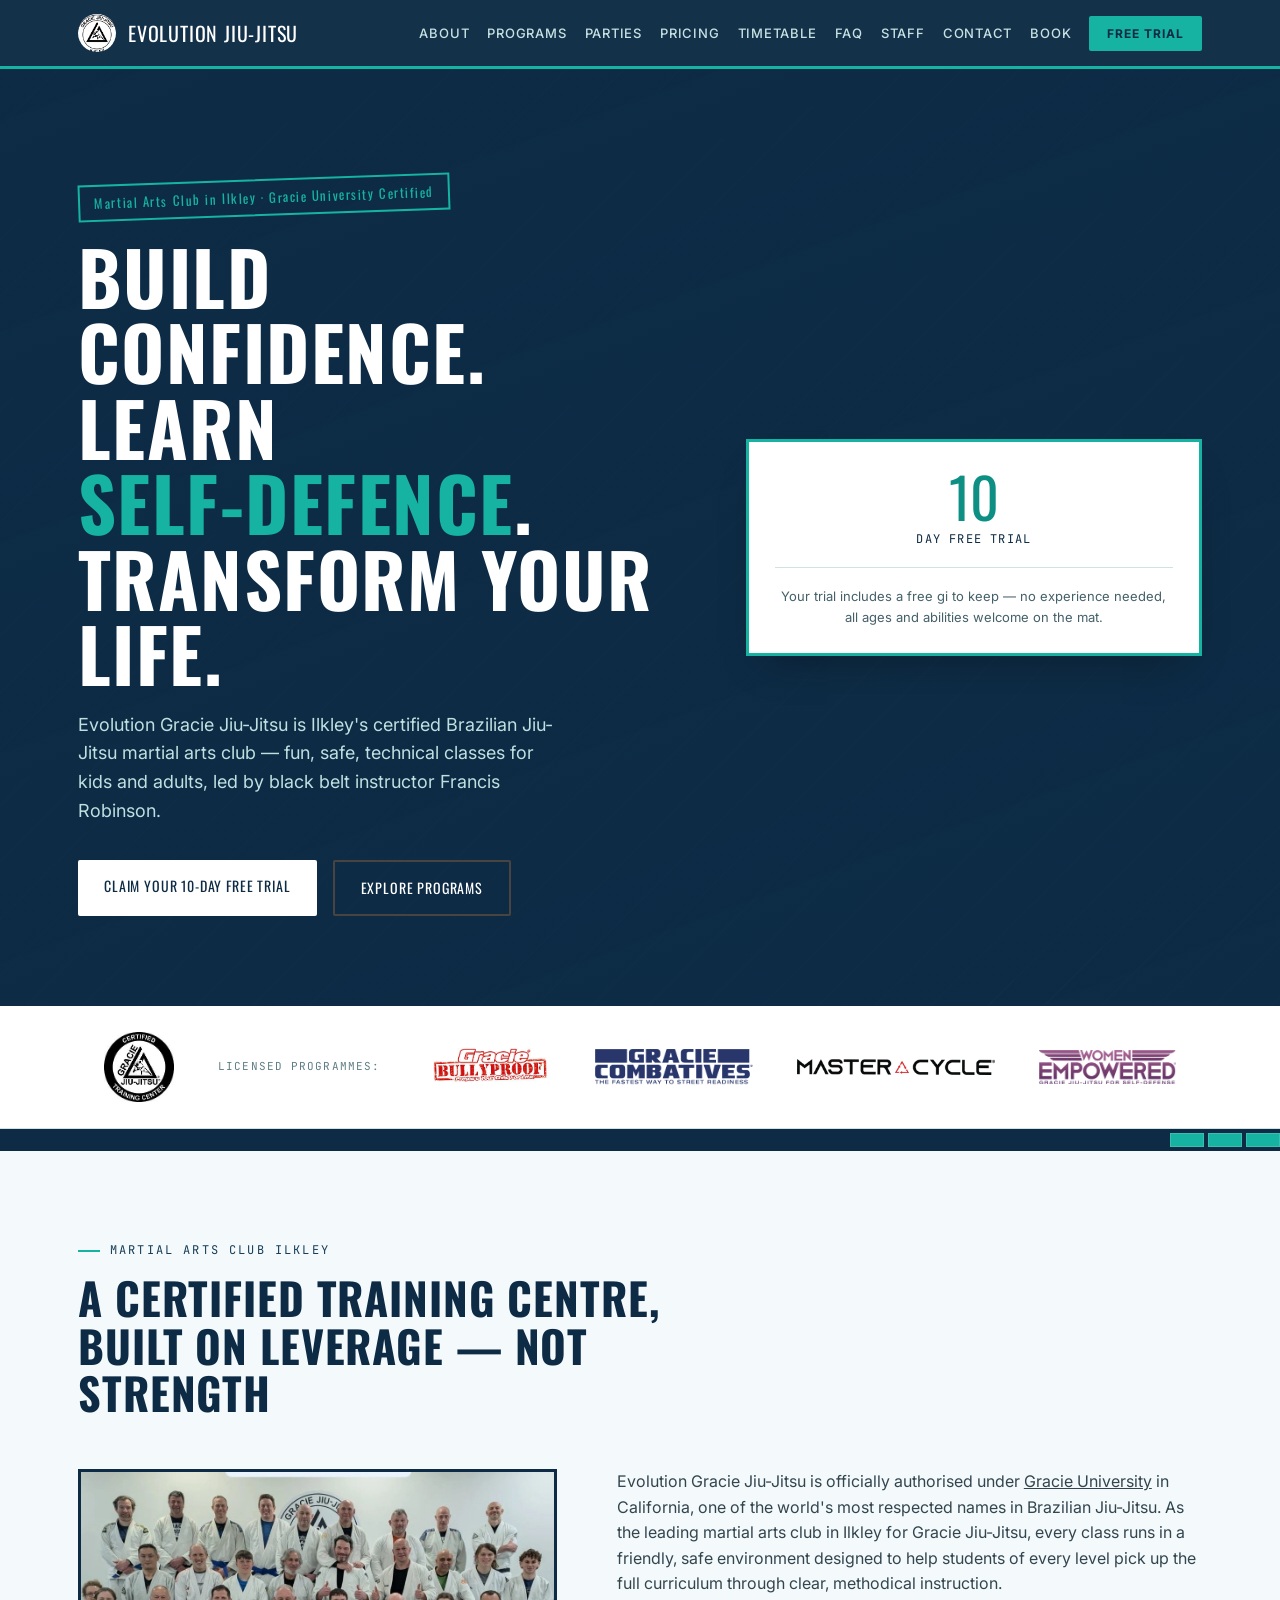
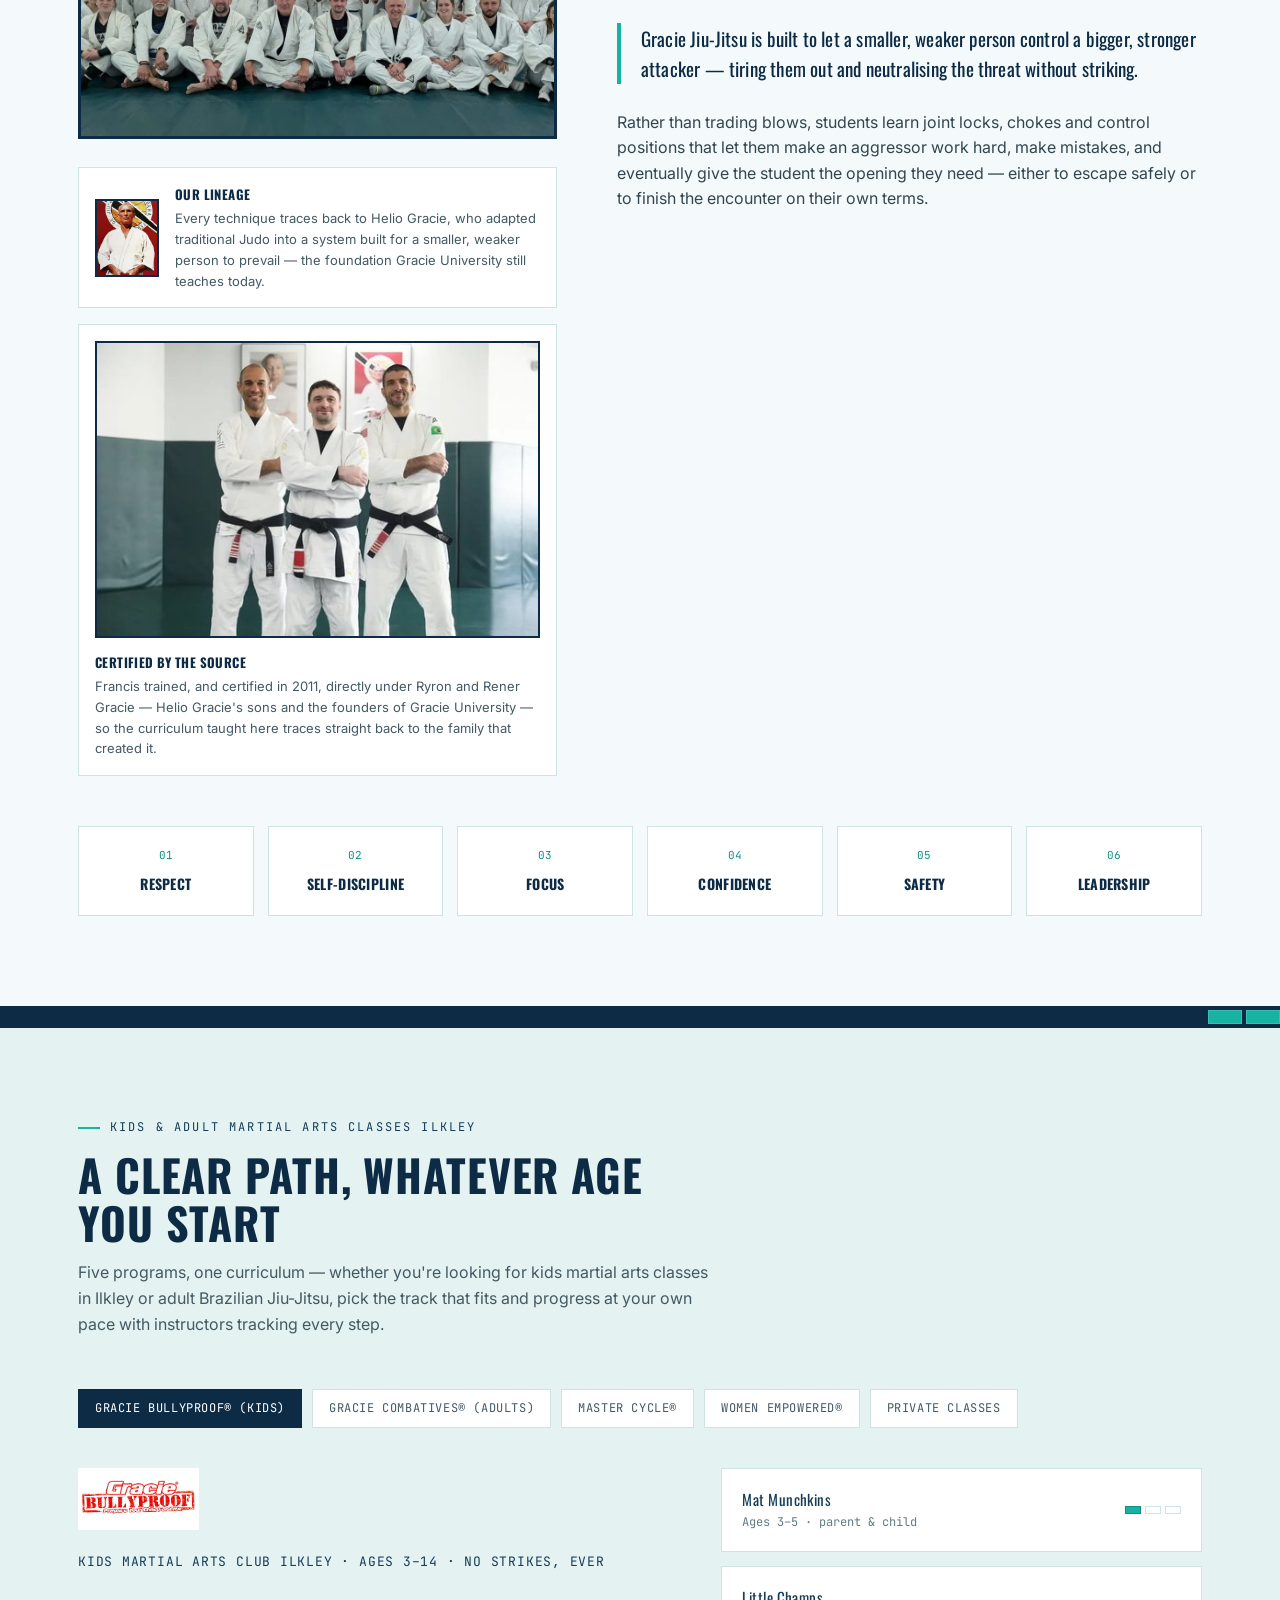
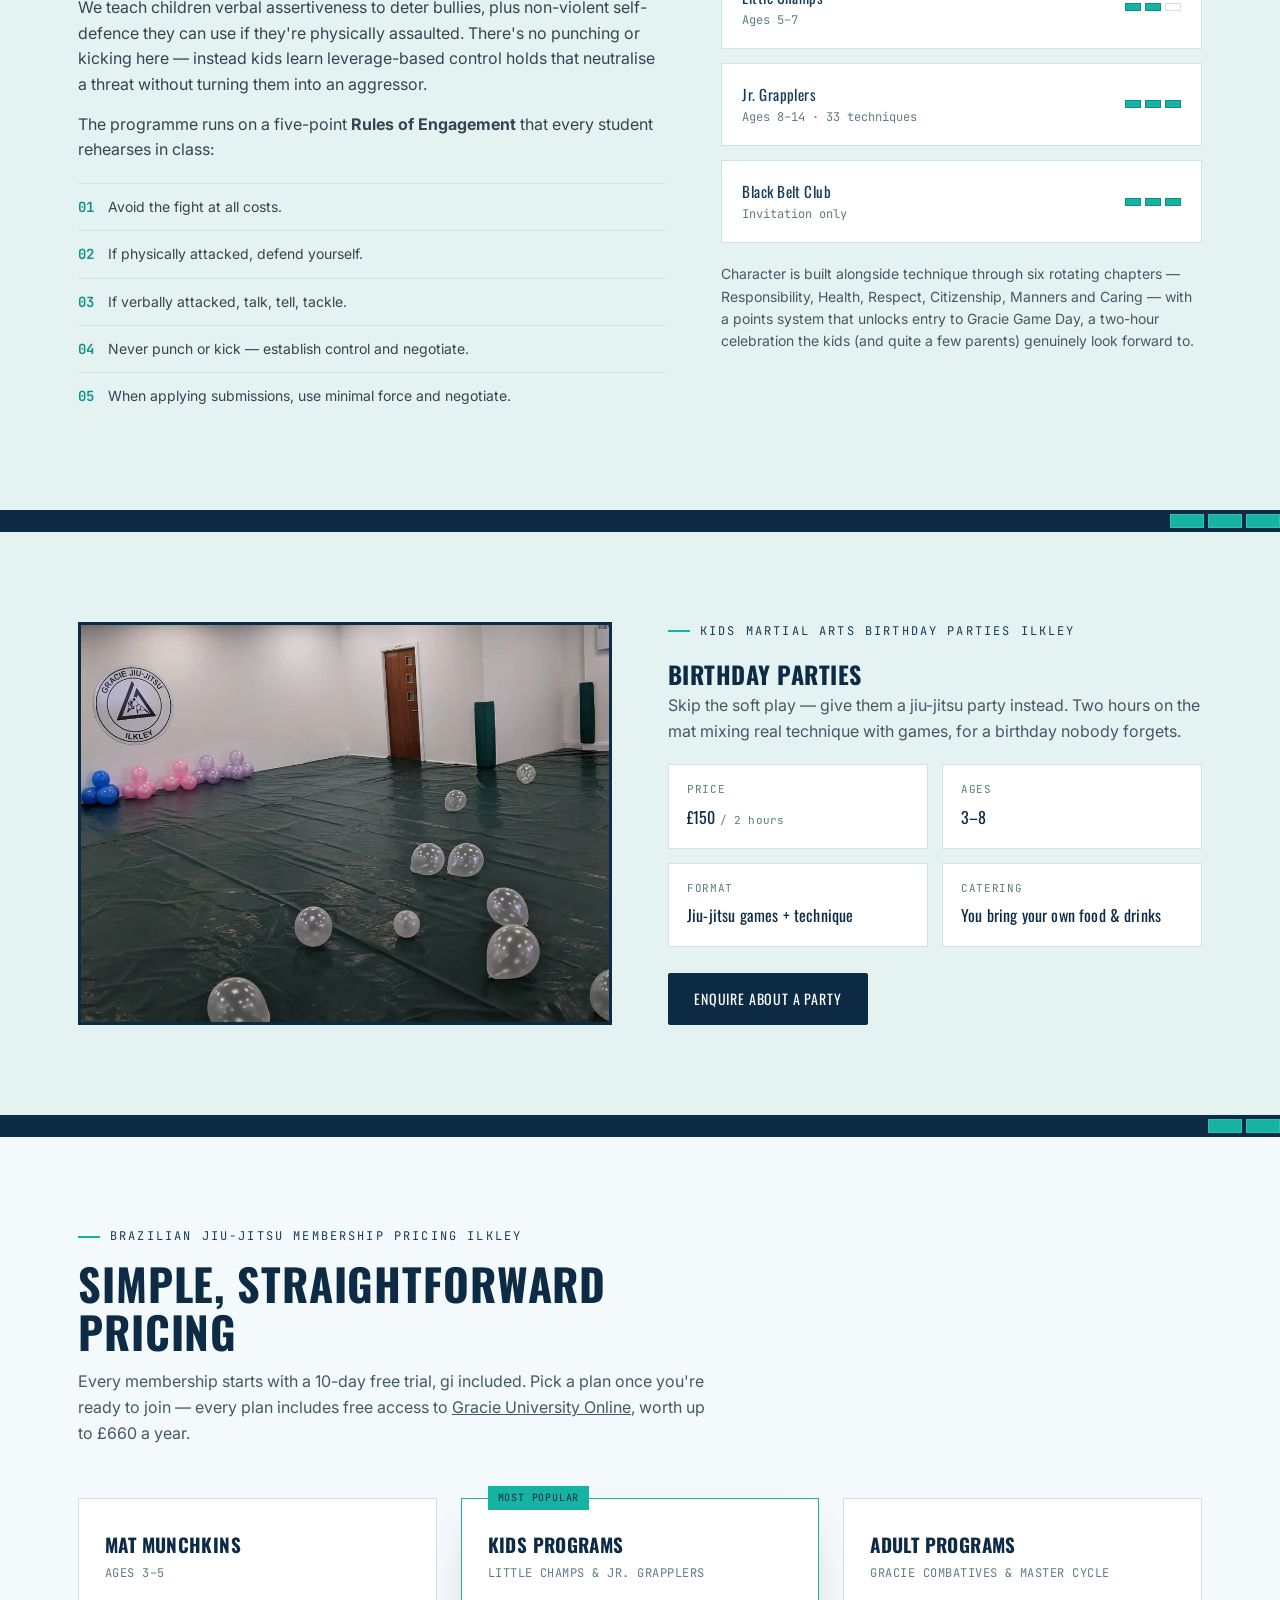
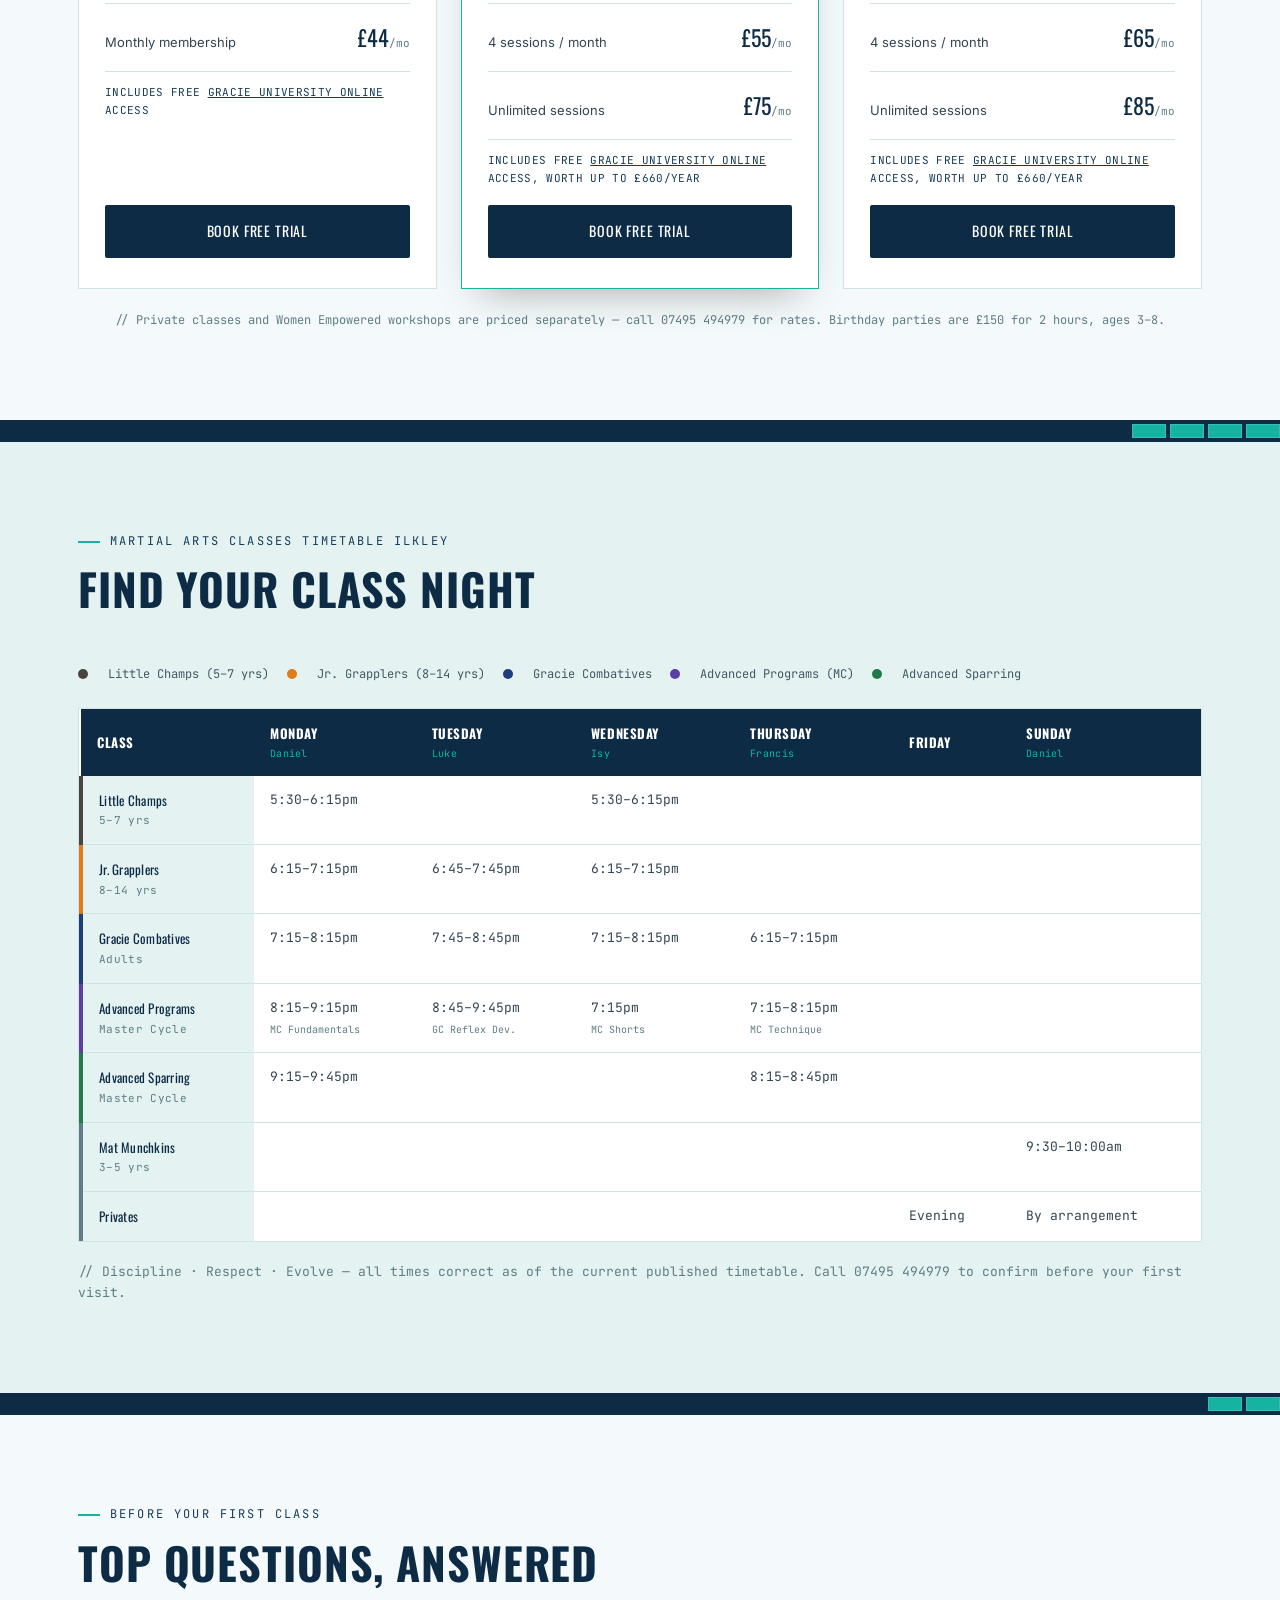
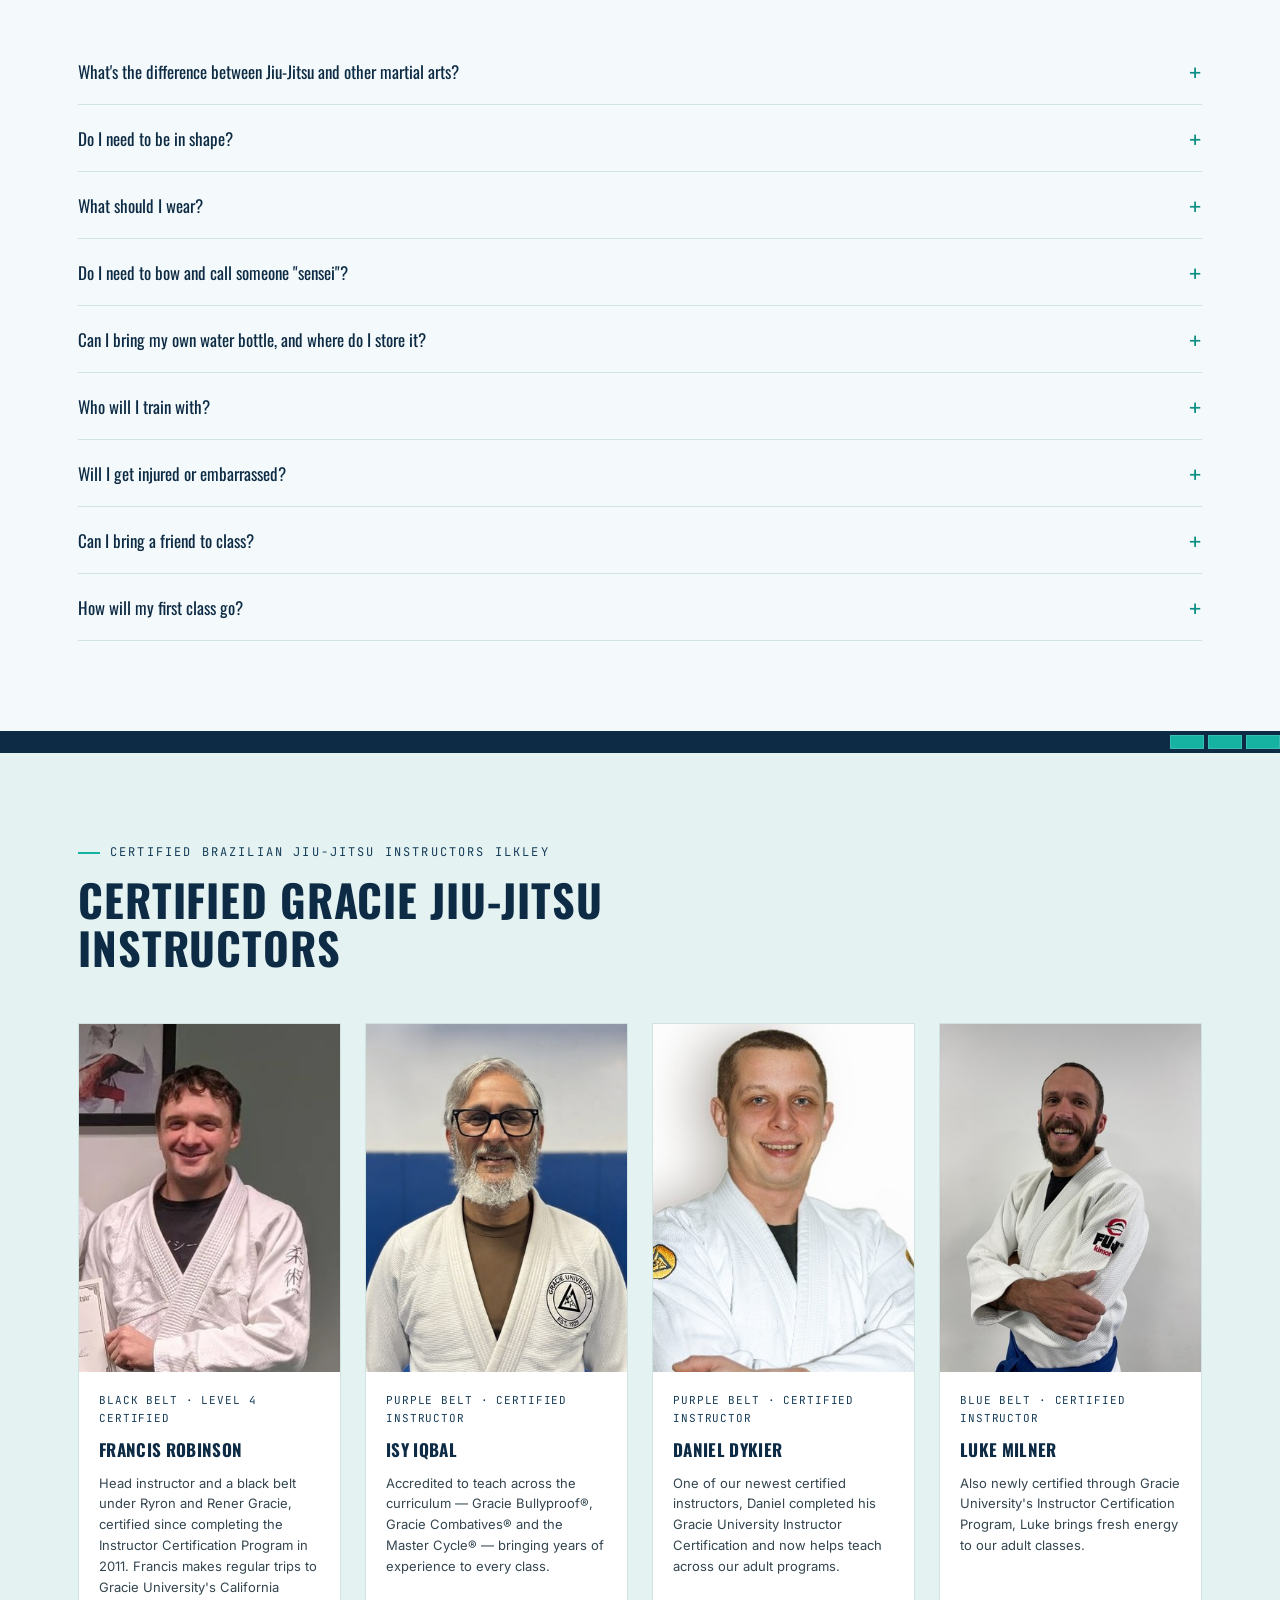
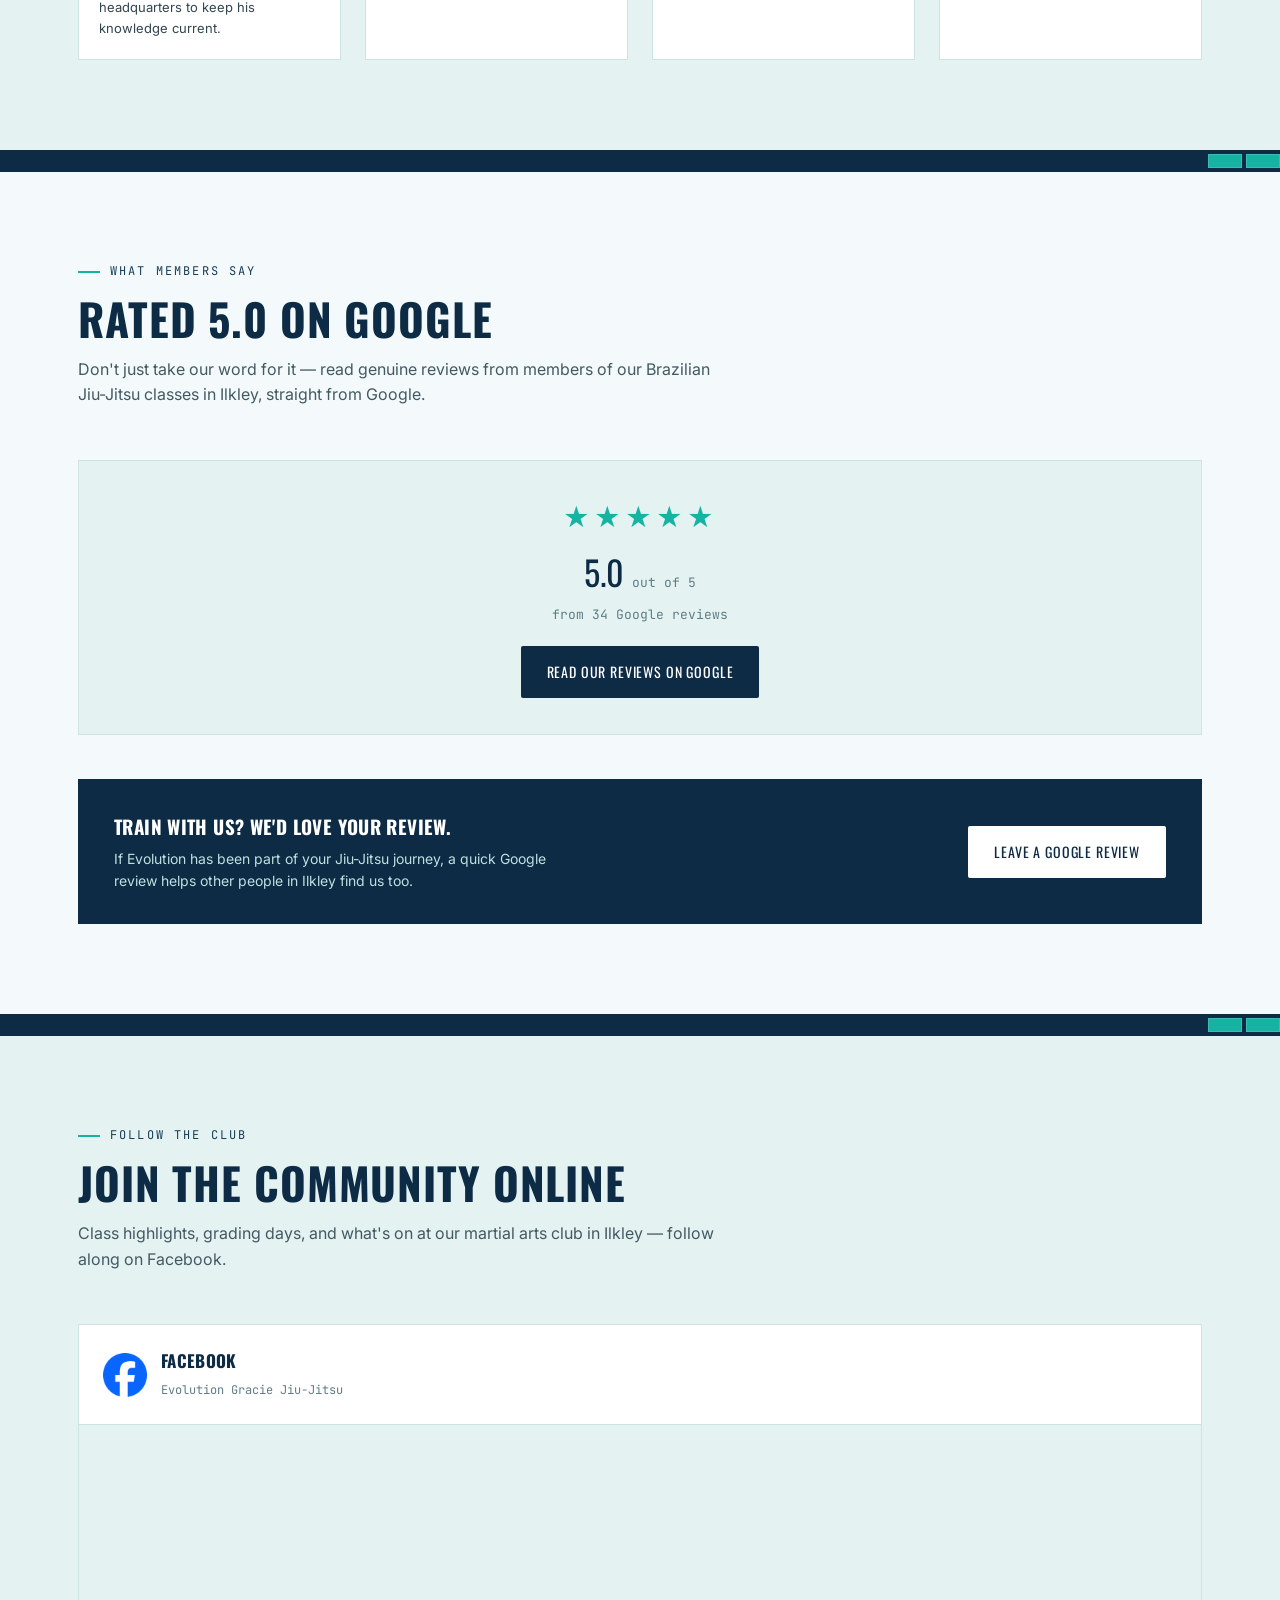
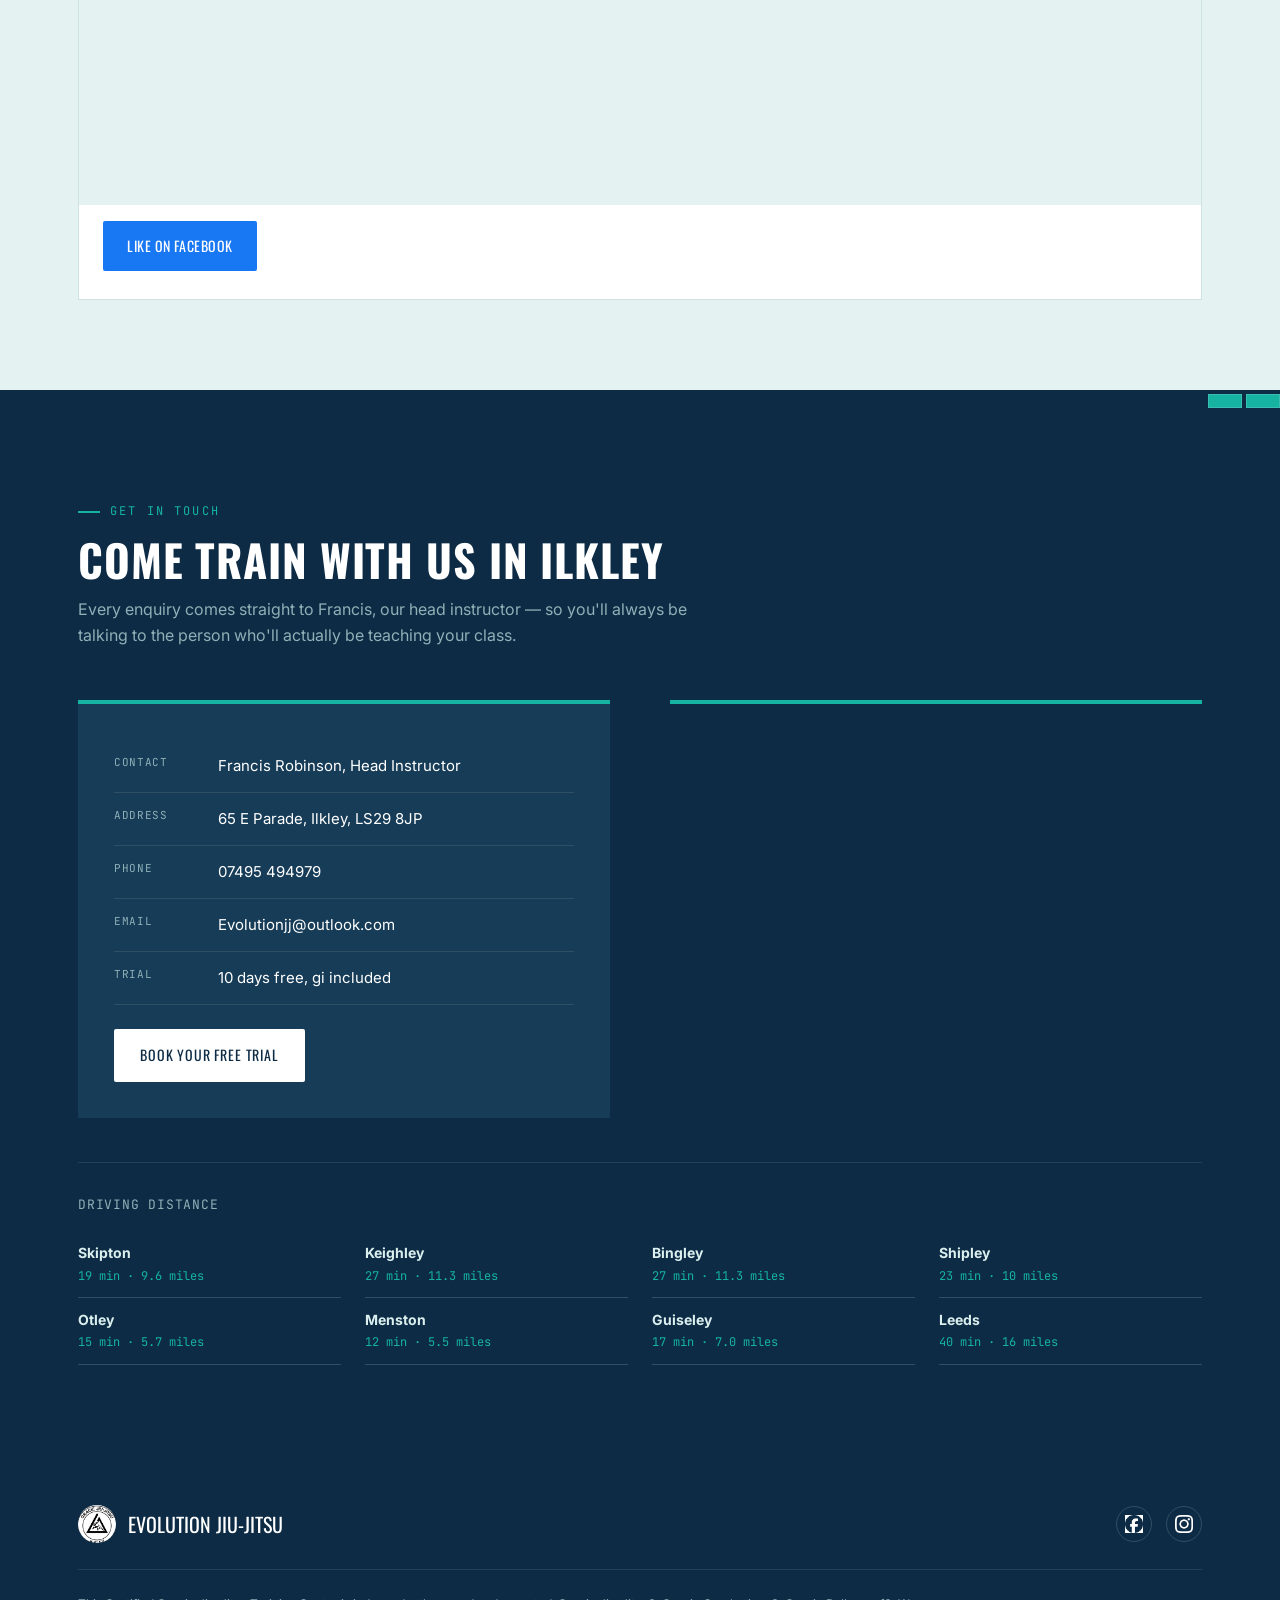
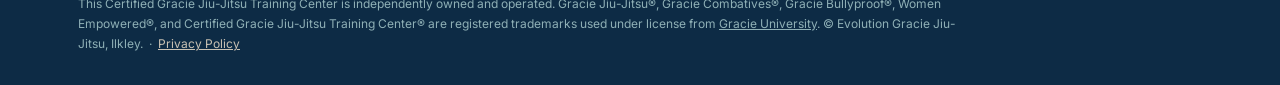
<file: index.html>
<!DOCTYPE html>
<html lang="en-GB">
<head>
<meta charset="UTF-8">
<meta name="viewport" content="width=device-width, initial-scale=1.0">
<title>Evolution Gracie Jiu-Jitsu Ilkley | Martial Arts Club &amp; Brazilian Jiu-Jitsu</title>
<meta name="description" content="Evolution Gracie Jiu-Jitsu is a martial arts club in Ilkley offering Brazilian Jiu-Jitsu for adults and kids martial arts classes. Rated 5.0 on Google. 10-day free trial, gi included.">
<meta name="keywords" content="martial arts club Ilkley, Brazilian Jiu Jitsu Ilkley, kids martial arts classes Ilkley, Gracie Jiu-Jitsu Ilkley, BJJ Ilkley, self defence classes Ilkley, kids martial arts club Ilkley">
<link rel="canonical" href="https://www.evolutiongraciejiujitsu.com/index.html">
<meta property="og:type" content="website">
<meta property="og:title" content="Evolution Gracie Jiu-Jitsu Ilkley | Martial Arts Club &amp; Brazilian Jiu-Jitsu">
<meta property="og:description" content="Evolution Gracie Jiu-Jitsu is a martial arts club in Ilkley offering Brazilian Jiu-Jitsu for adults and kids martial arts classes. Rated 5.0 on Google. 10-day free trial, gi included.">
<meta property="og:locale" content="en_GB">
<meta property="og:site_name" content="Evolution Gracie Jiu-Jitsu">
<meta name="twitter:card" content="summary">
<meta name="geo.region" content="GB-WYK">
<meta name="geo.placename" content="Ilkley">
<link rel="icon" href="favicon.ico" sizes="any">
<link rel="icon" type="image/png" sizes="16x16" href="favicon-16x16.png">
<link rel="icon" type="image/png" sizes="32x32" href="favicon-32x32.png">
<link rel="icon" type="image/png" sizes="48x48" href="favicon-48x48.png">
<link rel="apple-touch-icon" sizes="180x180" href="apple-touch-icon.png">
<link rel="preconnect" href="https://fonts.googleapis.com">
<link rel="preconnect" href="https://fonts.gstatic.com" crossorigin>
<link href="https://fonts.googleapis.com/css2?family=Oswald:wght@400;500;600;700&family=Inter:wght@400;500;600;700;800&family=JetBrains+Mono:wght@400;500;600&display=swap" rel="stylesheet">
<link rel="stylesheet" href="styles.css">
<script type="application/ld+json">
{
  "@context": "https://schema.org",
  "@type": "SportsActivityLocation",
  "name": "Evolution Gracie Jiu-Jitsu",
  "alternateName": "Evolution Gracie Jiu-Jitsu Ilkley - Martial Arts Club",
  "description": "Certified Gracie University Brazilian Jiu-Jitsu martial arts club in Ilkley offering kids martial arts classes, adult BJJ, self-defence and birthday parties.",
  "url": "https://www.evolutiongraciejiujitsu.com/",
  "telephone": "+447495494979",
  "priceRange": "£30-£85",
  "image": "https://www.evolutiongraciejiujitsu.com/images/martial-arts-club-ilkley-brazilian-jiu-jitsu-class.jpg",
  "address": {
    "@type": "PostalAddress",
    "streetAddress": "65 E Parade",
    "addressLocality": "Ilkley",
    "postalCode": "LS29 8JP",
    "addressCountry": "GB"
  },
  "geo": {
    "@type": "GeoCoordinates",
    "latitude": 53.9266078,
    "longitude": -1.8174344
  },
  "sameAs": [
    "https://www.facebook.com/EvolutionGracieJiuJitsu/",
    "https://www.instagram.com/evolutiongjj/"
  ],
  "aggregateRating": {
    "@type": "AggregateRating",
    "ratingValue": "5.0",
    "reviewCount": "34"
  }
}
</script>
</head>
<body>

<header>
  <div class="nav">
    <a href="index.html" class="brand"><img src="images/gracie-jiu-jitsu-ilkley-club-logo.png" alt="Gracie Jiu-Jitsu Ilkley club logo" class="brand-logo" width="38" height="38">EVOLUTION JIU-JITSU</a>
    <nav>
      <ul id="navlinks">
        <li><a href="index.html#about">About</a></li>
        <li><a href="index.html#programs">Programs</a></li>
        <li><a href="index.html#parties">Parties</a></li>
        <li><a href="index.html#pricing">Pricing</a></li>
        <li><a href="index.html#timetable">Timetable</a></li>
        <li><a href="index.html#faq">FAQ</a></li>
        <li><a href="index.html#staff">Staff</a></li>
        <li><a href="index.html#contact">Contact</a></li>
        <li><a href="book.html">Book</a></li>
        <li><a class="nav-cta" href="book.html">Free Trial</a></li>
      </ul>
    </nav>
    <button class="burger" id="burgerBtn">&#9776;</button>
  </div>
</header>


<section class="hero">
  <div class="wrap">
    <div>
      <div class="stamp">Martial Arts Club in Ilkley &middot; Gracie University Certified</div>
      <h1>Build confidence.<br>Learn <span>self&#8209;defence</span>.<br>Transform your life.</h1>
      <p class="lede">Evolution Gracie Jiu-Jitsu is Ilkley's certified Brazilian Jiu-Jitsu martial arts club &mdash; fun, safe, technical classes for kids and adults, led by black belt instructor Francis Robinson.</p>
      <div class="btn-row">
        <a class="btn btn-invert" href="book.html">Claim Your 10-Day Free Trial</a>
        <a class="btn btn-ghost" href="#programs">Explore Programs</a>
      </div>
    </div>
    <div class="hero-badge">
      <div class="num">10</div>
      <div class="lbl">Day Free Trial</div>
      <hr>
      <p>Your trial includes a free gi to keep &mdash; no experience needed, all ages and abilities welcome on the mat.</p>
    </div>
  </div>
</section>

<div class="trust-strip">
  <div class="wrap trust-row">
    <img src="images/certified-gracie-jiu-jitsu-training-center-ilkley.jpg" alt="Certified Gracie Jiu-Jitsu Training Center Ilkley badge" class="badge-img">
    <span class="trust-label">Licensed programmes:</span>
    <img src="images/gracie-bullyproof-kids-martial-arts-ilkley.jpeg" alt="Gracie Bullyproof kids martial arts programme Ilkley" class="logo-bullyproof">
    <img src="images/gracie-combatives-adult-jiu-jitsu-classes-ilkley.png" alt="Gracie Combatives adult Brazilian Jiu-Jitsu programme Ilkley" class="logo-combatives">
    <img src="images/master-cycle-advanced-brazilian-jiu-jitsu-ilkley.png" alt="Master Cycle advanced Brazilian Jiu-Jitsu programme Ilkley" class="logo-mastercycle">
    <img src="images/women-empowered-self-defence-classes-ilkley.png" alt="Women Empowered self-defence classes Ilkley" class="logo-women">
  </div>
</div>

<div class="belt"><div class="belt-cap"></div><div class="belt-stripe"></div><div class="belt-stripe"></div><div class="belt-stripe"></div></div>

<section id="about">
  <div class="wrap">
    <div class="section-head">
      <div class="eyebrow">Martial Arts Club Ilkley</div>
      <h2>A certified training centre, built on leverage &mdash; not strength</h2>
    </div>
    <div class="about-grid">
      <div>
        <img class="club" src="images/martial-arts-club-ilkley-brazilian-jiu-jitsu-class.jpg" alt="Kids and adults training Brazilian Jiu-Jitsu at Evolution, a martial arts club in Ilkley">
        <div class="lineage">
          <img src="images/helio-gracie-founder-of-brazilian-jiu-jitsu.jpg" alt="Helio Gracie, founder of Brazilian Jiu-Jitsu">
          <p><b>Our Lineage</b>Every technique traces back to Helio Gracie, who adapted traditional Judo into a system built for a smaller, weaker person to prevail &mdash; the foundation Gracie University still teaches today.</p>
        </div>
        <div class="lineage-photo">
          <img src="images/francis-certified-by-ryron-rener-gracie-ilkley.jpg" alt="Francis Robinson with Ryron and Rener Gracie, sons of Helio Gracie and founders of Gracie University">
          <p><b>Certified By The Source</b>Francis trained, and certified in 2011, directly under Ryron and Rener Gracie &mdash; Helio Gracie's sons and the founders of Gracie University &mdash; so the curriculum taught here traces straight back to the family that created it.</p>
        </div>
      </div>
      <div>
        <p>Evolution Gracie Jiu-Jitsu is officially authorised under <a href="https://www.gracieuniversity.com/" target="_blank" rel="noopener" style="color:inherit;text-decoration:underline;">Gracie University</a> in California, one of the world's most respected names in Brazilian Jiu-Jitsu. As the leading martial arts club in Ilkley for Gracie Jiu-Jitsu, every class runs in a friendly, safe environment designed to help students of every level pick up the full curriculum through clear, methodical instruction.</p>
        <div class="quote-block">Gracie Jiu-Jitsu is built to let a smaller, weaker person control a bigger, stronger attacker &mdash; tiring them out and neutralising the threat without striking.</div>
        <p>Rather than trading blows, students learn joint locks, chokes and control positions that let them make an aggressor work hard, make mistakes, and eventually give the student the opening they need &mdash; either to escape safely or to finish the encounter on their own terms.</p>
      </div>
    </div>

    <div class="benefits">
      <div class="benefit-card"><div class="n">01</div><h4>Respect</h4></div>
      <div class="benefit-card"><div class="n">02</div><h4>Self-Discipline</h4></div>
      <div class="benefit-card"><div class="n">03</div><h4>Focus</h4></div>
      <div class="benefit-card"><div class="n">04</div><h4>Confidence</h4></div>
      <div class="benefit-card"><div class="n">05</div><h4>Safety</h4></div>
      <div class="benefit-card"><div class="n">06</div><h4>Leadership</h4></div>
    </div>
  </div>
</section>

<div class="belt"><div class="belt-cap"></div><div class="belt-stripe"></div><div class="belt-stripe"></div></div>

<section id="programs" class="bg-tint">
  <div class="wrap">
    <div class="section-head">
      <div class="eyebrow">Kids &amp; Adult Martial Arts Classes Ilkley</div>
      <h2>A clear path, whatever age you start</h2>
      <p>Five programs, one curriculum &mdash; whether you're looking for kids martial arts classes in Ilkley or adult Brazilian Jiu-Jitsu, pick the track that fits and progress at your own pace with instructors tracking every step.</p>
    </div>

    <div class="program-tabs">
      <div class="program-tab active" data-tab="kids">Gracie Bullyproof&reg; (Kids)</div>
      <div class="program-tab" data-tab="combatives">Gracie Combatives&reg; (Adults)</div>
      <div class="program-tab" data-tab="master">Master Cycle&reg;</div>
      <div class="program-tab" data-tab="women">Women Empowered&reg;</div>
      <div class="program-tab" data-tab="private">Private Classes</div>
    </div>

    <div class="program-panel active" id="panel-kids">
      <div class="program-layout">
        <div>
          <img class="program-logo tall logo-bullyproof" src="images/gracie-bullyproof-kids-martial-arts-ilkley.jpeg" alt="Gracie Bullyproof logo">
          <span class="program-tagline">Kids Martial Arts Club Ilkley &middot; Ages 3&ndash;14 &middot; No strikes, ever</span>
          <p>We teach children verbal assertiveness to deter bullies, plus non-violent self-defence they can use if they're physically assaulted. There's no punching or kicking here &mdash; instead kids learn leverage-based control holds that neutralise a threat without turning them into an aggressor.</p>
          <p>The programme runs on a five-point <strong>Rules of Engagement</strong> that every student rehearses in class:</p>
          <ul class="rule-list">
            <li><span class="rn">01</span> Avoid the fight at all costs.</li>
            <li><span class="rn">02</span> If physically attacked, defend yourself.</li>
            <li><span class="rn">03</span> If verbally attacked, talk, tell, tackle.</li>
            <li><span class="rn">04</span> Never punch or kick &mdash; establish control and negotiate.</li>
            <li><span class="rn">05</span> When applying submissions, use minimal force and negotiate.</li>
          </ul>
        </div>
        <div>
          <div class="age-grid">
            <div class="age-card">
              <div><div class="age-name">Mat Munchkins</div><div class="age-range">Ages 3&ndash;5 &middot; parent &amp; child</div></div>
              <div class="stripes"><div class="stripe"></div><div class="stripe off"></div><div class="stripe off"></div></div>
            </div>
            <div class="age-card">
              <div><div class="age-name">Little Champs</div><div class="age-range">Ages 5&ndash;7</div></div>
              <div class="stripes"><div class="stripe"></div><div class="stripe"></div><div class="stripe off"></div></div>
            </div>
            <div class="age-card">
              <div><div class="age-name">Jr. Grapplers</div><div class="age-range">Ages 8&ndash;14 &middot; 33 techniques</div></div>
              <div class="stripes"><div class="stripe"></div><div class="stripe"></div><div class="stripe"></div></div>
            </div>
            <div class="age-card">
              <div><div class="age-name">Black Belt Club</div><div class="age-range">Invitation only</div></div>
              <div class="stripes"><div class="stripe"></div><div class="stripe"></div><div class="stripe"></div></div>
            </div>
          </div>
          <p style="margin-top:20px;font-size:14px;color:#435963;">Character is built alongside technique through six rotating chapters &mdash; Responsibility, Health, Respect, Citizenship, Manners and Caring &mdash; with a points system that unlocks entry to Gracie Game Day, a two-hour celebration the kids (and quite a few parents) genuinely look forward to.</p>
        </div>
      </div>
    </div>

    <div class="program-panel" id="panel-combatives">
      <div class="program-layout">
        <div>
          <img class="program-logo logo-combatives" src="images/gracie-combatives-adult-jiu-jitsu-classes-ilkley.png" alt="Gracie Combatives logo">
          <span class="program-tagline">Adult Brazilian Jiu-Jitsu Ilkley &middot; Beginner program &middot; no experience required</span>
          <p>Gracie Jiu-Jitsu spans hundreds of techniques, but Gracie Family research into real fights found that 36 of them account for the vast majority of successful outcomes. Combatives is entirely dedicated to mastering those 36 &mdash; one standing and one ground technique per hour-long lesson, broken into simple, repeatable drills.</p>
          <p>There's no sparring in this program and no prerequisites &mdash; every class welcomes complete beginners, regardless of age, gender or fitness level.</p>
        </div>
        <div class="step-list">
          <div class="step"><div class="sn">1</div><div><h4>Learn the techniques</h4><p>23 one-hour classes covering all 36 core moves, in any order, tracked on your attendance card.</p></div></div>
          <div class="step"><div class="sn">2</div><div><h4>Develop your reflexes</h4><p>Complete each lesson twice, then move into Reflex Development classes to combine techniques live.</p></div></div>
          <div class="step"><div class="sn">3</div><div><h4>Earn your belt</h4><p>Three passes of the curriculum plus 12 Reflex Development classes qualify you for the belt test.</p></div></div>
        </div>
      </div>
    </div>

    <div class="program-panel" id="panel-master">
      <div class="program-layout">
        <div>
          <img class="program-logo logo-mastercycle" src="images/master-cycle-advanced-brazilian-jiu-jitsu-ilkley.png" alt="Master Cycle logo">
          <span class="program-tagline">Advanced program &middot; Combatives belt or higher</span>
          <p>Once you've earned your Combatives belt, the Master Cycle takes you the rest of the way to black belt &mdash; hundreds of advanced techniques organised into seven positional chapters, each studied for several months before moving on.</p>
          <div class="chapter-tags">
            <span class="chapter-tag">Mount</span>
            <span class="chapter-tag">Side Mount</span>
            <span class="chapter-tag">Guard</span>
            <span class="chapter-tag">Half Guard</span>
            <span class="chapter-tag">Back Mount</span>
            <span class="chapter-tag">Leg Locks</span>
            <span class="chapter-tag">Standing</span>
          </div>
        </div>
        <div>
          <ul class="benefit-list">
            <li>15&ndash;20 minute review and warm-up every session</li>
            <li>2&ndash;3 new techniques taught per class with cooperative drilling</li>
            <li>Optional, fully voluntary focus sparring to test skills safely</li>
            <li>Free Gracie University Online subscription for 24/7 video study</li>
            <li>Train free at any Certified Training Centre worldwide</li>
          </ul>
        </div>
      </div>
    </div>

    <div class="program-panel" id="panel-women">
      <div class="program-layout">
        <div>
          <img class="program-logo tall logo-women" src="images/women-empowered-self-defence-classes-ilkley.png" alt="Women Empowered logo">
          <span class="program-tagline">Self-defence workshops for women &middot; no experience needed</span>
          <p>Women Empowered&reg; is Gracie University's dedicated self-defence curriculum for women, focused on the situations women are statistically most likely to face &mdash; grabs, holds and attacks from a larger, stronger assailant, including from a standing clinch or on the ground.</p>
          <p>Sessions are taught in a supportive, women-only environment and build the same leverage-based control used throughout Gracie Jiu-Jitsu, adapted specifically to close the size and strength gap against a bigger attacker.</p>
        </div>
        <div>
          <ul class="benefit-list">
            <li>Practical answers to realistic grabs, holds and ground attacks</li>
            <li>Small-group, women-only training environment</li>
            <li>No fitness or martial arts background required</li>
            <li>Techniques scale to any size or strength difference</li>
          </ul>
          <p style="margin-top:18px;font-size:14px;color:#435963;">Ask us about upcoming Women Empowered workshop dates &mdash; call 07495 494979 or get in touch below.</p>
        </div>
      </div>
    </div>

    <div class="program-panel" id="panel-private">
      <div class="program-layout">
        <div>
          <span class="program-tagline">1-to-1 coaching &middot; flexible scheduling</span>
          <h3>Private Classes</h3>
          <p>Accelerate your progress with training focused entirely on you &mdash; faster gains than group classes alone, detailed technical correction, and sessions built around your specific goals and availability.</p>
        </div>
        <div>
          <ul class="benefit-list">
            <li>Personalised coaching focused entirely on you</li>
            <li>Faster progress than group classes alone</li>
            <li>Detailed technical feedback and corrections</li>
            <li>Confidence-building through focused repetition</li>
            <li>Flexible training tailored to your goals</li>
          </ul>
        </div>
      </div>
    </div>
  </div>
</section>

<div class="belt"><div class="belt-cap"></div><div class="belt-stripe"></div><div class="belt-stripe"></div><div class="belt-stripe"></div></div>

<section id="parties" class="bg-tint">
  <div class="wrap">
    <div class="party-layout">
      <img class="party-photo" src="images/kids-birthday-party-martial-arts-club-ilkley.jpg" alt="Kids birthday party set up on the mat at Evolution, a martial arts club in Ilkley">
      <div>
        <div class="eyebrow">Kids Martial Arts Birthday Parties Ilkley</div>
        <h2>Birthday Parties</h2>
        <p style="color:#435963;margin-bottom:20px;">Skip the soft play &mdash; give them a jiu-jitsu party instead. Two hours on the mat mixing real technique with games, for a birthday nobody forgets.</p>
        <div class="party-facts">
          <div class="party-fact"><span class="pf-label">Price</span><span class="pf-value">&pound;150 <span>/ 2 hours</span></span></div>
          <div class="party-fact"><span class="pf-label">Ages</span><span class="pf-value">3&ndash;8</span></div>
          <div class="party-fact"><span class="pf-label">Format</span><span class="pf-value">Jiu-jitsu games + technique</span></div>
          <div class="party-fact"><span class="pf-label">Catering</span><span class="pf-value">You bring your own food &amp; drinks</span></div>
        </div>
        <a class="btn btn-primary" href="index.html#contact">Enquire About a Party</a>
      </div>
    </div>
  </div>
</section>

<div class="belt"><div class="belt-cap"></div><div class="belt-stripe"></div><div class="belt-stripe"></div></div>

<section id="pricing">
  <div class="wrap">
    <div class="section-head">
      <div class="eyebrow">Brazilian Jiu-Jitsu Membership Pricing Ilkley</div>
      <h2>Simple, straightforward pricing</h2>
      <p>Every membership starts with a 10-day free trial, gi included. Pick a plan once you're ready to join &mdash; every plan includes free access to <a href="https://www.gracieuniversity.com/" target="_blank" rel="noopener" style="color:inherit;text-decoration:underline;">Gracie University Online</a>, worth up to &pound;660 a year.</p>
    </div>
    <div class="pricing-grid">
      <div class="price-card">
        <h3>Mat Munchkins</h3>
        <div class="price-sub">Ages 3&ndash;5</div>
        <div class="price-tier">
          <span class="tier-name">Monthly membership</span>
          <span class="tier-amount">&pound;44<span>/mo</span></span>
        </div>
        <p class="price-perk">Includes free <a href="https://www.gracieuniversity.com/" target="_blank" rel="noopener" style="color:inherit;text-decoration:underline;">Gracie University Online</a> access</p>
        <a class="btn btn-primary" href="book.html">Book Free Trial</a>
      </div>
      <div class="price-card featured">
        <h3>Kids Programs</h3>
        <div class="price-sub">Little Champs &amp; Jr. Grapplers</div>
        <div class="price-tier">
          <span class="tier-name">4 sessions / month</span>
          <span class="tier-amount">&pound;55<span>/mo</span></span>
        </div>
        <div class="price-tier">
          <span class="tier-name">Unlimited sessions</span>
          <span class="tier-amount">&pound;75<span>/mo</span></span>
        </div>
        <p class="price-perk">Includes free <a href="https://www.gracieuniversity.com/" target="_blank" rel="noopener" style="color:inherit;text-decoration:underline;">Gracie University Online</a> access, worth up to &pound;660/year</p>
        <a class="btn btn-primary" href="book.html">Book Free Trial</a>
      </div>
      <div class="price-card">
        <h3>Adult Programs</h3>
        <div class="price-sub">Gracie Combatives &amp; Master Cycle</div>
        <div class="price-tier">
          <span class="tier-name">4 sessions / month</span>
          <span class="tier-amount">&pound;65<span>/mo</span></span>
        </div>
        <div class="price-tier">
          <span class="tier-name">Unlimited sessions</span>
          <span class="tier-amount">&pound;85<span>/mo</span></span>
        </div>
        <p class="price-perk">Includes free <a href="https://www.gracieuniversity.com/" target="_blank" rel="noopener" style="color:inherit;text-decoration:underline;">Gracie University Online</a> access, worth up to &pound;660/year</p>
        <a class="btn btn-primary" href="book.html">Book Free Trial</a>
      </div>
    </div>
    <p class="price-note">// Private classes and Women Empowered workshops are priced separately &mdash; call 07495 494979 for rates. Birthday parties are &pound;150 for 2 hours, ages 3&ndash;8.</p>
  </div>
</section>

<div class="belt"><div class="belt-cap"></div><div class="belt-stripe"></div><div class="belt-stripe"></div><div class="belt-stripe"></div><div class="belt-stripe"></div></div>

<section id="timetable" class="bg-tint">
  <div class="wrap">
    <div class="section-head">
      <div class="eyebrow">Martial Arts Classes Timetable Ilkley</div>
      <h2>Find your class night</h2>
    </div>

    <div class="tt-legend">
      <span class="tt-dot" style="background:#4a4441;"></span> Little Champs (5&ndash;7 yrs)
      <span class="tt-dot" style="background:#e07b1a;"></span> Jr. Grapplers (8&ndash;14 yrs)
      <span class="tt-dot" style="background:#1c3f7c;"></span> Gracie Combatives
      <span class="tt-dot" style="background:#5b3fa3;"></span> Advanced Programs (MC)
      <span class="tt-dot" style="background:#227a4b;"></span> Advanced Sparring
    </div>

    <div class="tt-scroll">
    <table class="tt-table">
      <thead><tr>
        <th>Class</th>
        <th>Monday<span class="tt-teacher">Daniel</span></th>
        <th>Tuesday<span class="tt-teacher">Luke</span></th>
        <th>Wednesday<span class="tt-teacher">Isy</span></th>
        <th>Thursday<span class="tt-teacher">Francis</span></th>
        <th>Friday</th>
        <th>Sunday<span class="tt-teacher">Daniel</span></th>
      </tr></thead>
      <tbody>
        <tr>
          <td class="tt-class" style="border-left-color:#4a4441;">Little Champs<br><span>5&ndash;7 yrs</span></td>
          <td class="time">5:30&ndash;6:15pm</td><td></td><td class="time">5:30&ndash;6:15pm</td><td></td><td></td><td></td>
        </tr>
        <tr>
          <td class="tt-class" style="border-left-color:#e07b1a;">Jr. Grapplers<br><span>8&ndash;14 yrs</span></td>
          <td class="time">6:15&ndash;7:15pm</td><td class="time">6:45&ndash;7:45pm</td><td class="time">6:15&ndash;7:15pm</td><td></td><td></td><td></td>
        </tr>
        <tr>
          <td class="tt-class" style="border-left-color:#1c3f7c;">Gracie Combatives<br><span>Adults</span></td>
          <td class="time">7:15&ndash;8:15pm</td><td class="time">7:45&ndash;8:45pm</td><td class="time">7:15&ndash;8:15pm</td><td class="time">6:15&ndash;7:15pm</td><td></td><td></td>
        </tr>
        <tr>
          <td class="tt-class" style="border-left-color:#5b3fa3;">Advanced Programs<br><span>Master Cycle</span></td>
          <td class="time">8:15&ndash;9:15pm<br><span class="tt-sub">MC Fundamentals</span></td>
          <td class="time">8:45&ndash;9:45pm<br><span class="tt-sub">GC Reflex Dev.</span></td>
          <td class="time">7:15pm<br><span class="tt-sub">MC Shorts</span></td>
          <td class="time">7:15&ndash;8:15pm<br><span class="tt-sub">MC Technique</span></td>
          <td></td><td></td>
        </tr>
        <tr>
          <td class="tt-class" style="border-left-color:#227a4b;">Advanced Sparring<br><span>Master Cycle</span></td>
          <td class="time">9:15&ndash;9:45pm</td><td></td><td></td><td class="time">8:15&ndash;8:45pm</td><td></td><td></td>
        </tr>
        <tr>
          <td class="tt-class" style="border-left-color:#5f7d84;">Mat Munchkins<br><span>3&ndash;5 yrs</span></td>
          <td></td><td></td><td></td><td></td><td></td><td class="time">9:30&ndash;10:00am</td>
        </tr>
        <tr>
          <td class="tt-class" style="border-left-color:#5f7d84;">Privates</td>
          <td></td><td></td><td></td><td></td><td class="time">Evening</td><td class="time">By arrangement</td>
        </tr>
      </tbody>
    </table>
    </div>
    <p class="tt-note">// Discipline &middot; Respect &middot; Evolve &mdash; all times correct as of the current published timetable. Call 07495 494979 to confirm before your first visit.</p>
  </div>
</section>

<div class="belt"><div class="belt-cap"></div><div class="belt-stripe"></div><div class="belt-stripe"></div></div>

<section id="faq">
  <div class="wrap">
    <div class="section-head">
      <div class="eyebrow">Before your first class</div>
      <h2>Top questions, answered</h2>
    </div>
    <div id="faqList">
      <div class="faq-item">
        <button class="faq-q"><span>What's the difference between Jiu-Jitsu and other martial arts?</span><span class="plus">+</span></button>
        <div class="faq-a"><p>Most martial arts train you to strike. Gracie Jiu-Jitsu is built around leverage, control and joint locks so a smaller, weaker person can neutralise a bigger, stronger attacker without throwing a single punch.</p></div>
      </div>
      <div class="faq-item">
        <button class="faq-q"><span>Do I need to be in shape?</span><span class="plus">+</span></button>
        <div class="faq-a"><p>No. Classes are cooperative rather than competitive, and techniques are taught in slices anyone can follow. You'll get fitter as a side effect of training, not as a prerequisite for starting.</p></div>
      </div>
      <div class="faq-item">
        <button class="faq-q"><span>What should I wear?</span><span class="plus">+</span></button>
        <div class="faq-a"><p>Comfortable gym or workout clothing is fine for your first visit &mdash; and your free trial includes a complimentary gi, so you'll be kitted out properly from your very first proper session.</p></div>
      </div>
      <div class="faq-item">
        <button class="faq-q"><span>Do I need to bow and call someone "sensei"?</span><span class="plus">+</span></button>
        <div class="faq-a"><p>No formal titles or bowing rituals here &mdash; instructors go by their first name and the vibe on the mat is friendly, not ceremonial.</p></div>
      </div>
      <div class="faq-item">
        <button class="faq-q"><span>Can I bring my own water bottle, and where do I store it?</span><span class="plus">+</span></button>
        <div class="faq-a"><p>Yes &mdash; bring a labelled bottle and leave it by your bag at the side of the mat, out of the training area.</p></div>
      </div>
      <div class="faq-item">
        <button class="faq-q"><span>Who will I train with?</span><span class="plus">+</span></button>
        <div class="faq-a"><p>You'll be paired with a training partner of similar size and experience, and instructors keep a close eye on new students throughout the class.</p></div>
      </div>
      <div class="faq-item">
        <button class="faq-q"><span>Will I get injured or embarrassed?</span><span class="plus">+</span></button>
        <div class="faq-a"><p>Safety is the top priority in every class. Training is cooperative rather than combative, and instructors set the pace so you can learn without pressure.</p></div>
      </div>
      <div class="faq-item">
        <button class="faq-q"><span>Can I bring a friend to class?</span><span class="plus">+</span></button>
        <div class="faq-a"><p>Absolutely &mdash; friends and family are welcome to join your free trial with you.</p></div>
      </div>
      <div class="faq-item">
        <button class="faq-q"><span>How will my first class go?</span><span class="plus">+</span></button>
        <div class="faq-a"><p>Expect a warm welcome, a quick walkthrough of the basics, and a hands-on introduction to one or two techniques alongside a partner and an instructor close by.</p></div>
      </div>
    </div>
  </div>
</section>

<div class="belt"><div class="belt-cap"></div><div class="belt-stripe"></div><div class="belt-stripe"></div><div class="belt-stripe"></div></div>

<section id="staff" class="bg-tint">
  <div class="wrap">
    <div class="section-head">
      <div class="eyebrow">Certified Brazilian Jiu-Jitsu Instructors Ilkley</div>
      <h2>Certified Gracie Jiu-Jitsu instructors</h2>
    </div>
    <div class="staff-grid staff-grid-4">
      <div class="staff-card">
        <div class="staff-photo"><img src="images/francis-robinson-black-belt-brazilian-jiu-jitsu-instructor-ilkley-2.jpg" alt="Francis Robinson, black belt Brazilian Jiu-Jitsu instructor at Evolution martial arts club Ilkley"></div>
        <div class="staff-body">
          <span class="belt-tag">Black Belt &middot; Level 4 Certified</span>
          <h3>Francis Robinson</h3>
          <p>Head instructor and a black belt under Ryron and Rener Gracie, certified since completing the Instructor Certification Program in 2011. Francis makes regular trips to Gracie University's California headquarters to keep his knowledge current.</p>
        </div>
      </div>
      <div class="staff-card">
        <div class="staff-photo"><img src="images/isy-iqbal-purple-belt-jiu-jitsu-instructor-ilkley-2.jpg" alt="Isy Iqbal, purple belt Brazilian Jiu-Jitsu instructor at Evolution martial arts club Ilkley" style="object-position:center top;"></div>
        <div class="staff-body">
          <span class="belt-tag">Purple Belt &middot; Certified Instructor</span>
          <h3>Isy Iqbal</h3>
          <p>Accredited to teach across the curriculum &mdash; Gracie Bullyproof&reg;, Gracie Combatives&reg; and the Master Cycle&reg; &mdash; bringing years of experience to every class.</p>
        </div>
      </div>
      <div class="staff-card">
        <div class="staff-photo"><img src="images/daniel-purple-belt-jiu-jitsu-instructor-ilkley-2.jpg" alt="Daniel, purple belt Brazilian Jiu-Jitsu instructor at Evolution martial arts club Ilkley"></div>
        <div class="staff-body">
          <span class="belt-tag">Purple Belt &middot; Certified Instructor</span>
          <h3>Daniel Dykier</h3>
          <p>One of our newest certified instructors, Daniel completed his Gracie University Instructor Certification and now helps teach across our adult programs.</p>
        </div>
      </div>
      <div class="staff-card">
        <div class="staff-photo"><img src="images/luke-blue-belt-jiu-jitsu-instructor-ilkley-2.jpg" alt="Luke, blue belt Brazilian Jiu-Jitsu instructor at Evolution martial arts club Ilkley"></div>
        <div class="staff-body">
          <span class="belt-tag">Blue Belt &middot; Certified Instructor</span>
          <h3>Luke Milner</h3>
          <p>Also newly certified through Gracie University's Instructor Certification Program, Luke brings fresh energy to our adult classes.</p>
        </div>
      </div>
    </div>
  </div>
</section>

<div class="belt"><div class="belt-cap"></div><div class="belt-stripe"></div><div class="belt-stripe"></div></div>

<section id="reviews">
  <div class="wrap">
    <div class="section-head">
      <div class="eyebrow">What members say</div>
      <h2>Rated 5.0 on Google</h2>
      <p>Don't just take our word for it &mdash; read genuine reviews from members of our Brazilian Jiu-Jitsu classes in Ilkley, straight from Google.</p>
    </div>

    <div class="rating-banner">
      <div class="rating-stars">&#9733;&#9733;&#9733;&#9733;&#9733;</div>
      <div class="rating-figure">5.0 <span>out of 5</span></div>
      <div class="rating-count">from 34 Google reviews</div>
      <a class="btn btn-primary" href="https://www.google.com/maps/place/Evolution+Gracie+Jiu+Jitsu/@53.9266109,-1.8200147,17z/data=!4m8!3m7!1s0x487bfb41c484d563:0xccbb06ffd99d6574!8m2!3d53.9266078!4d-1.8174344!9m1!1b1!16s%2Fg%2F11j8mwpfy4?hl=en-GB&entry=ttu" target="_blank" rel="noopener">Read Our Reviews on Google</a>
    </div>

    <div class="review-cta">
      <div>
        <h3>Train with us? We'd love your review.</h3>
        <p>If Evolution has been part of your Jiu-Jitsu journey, a quick Google review helps other people in Ilkley find us too.</p>
      </div>
      <a class="btn btn-invert" href="https://search.google.com/local/writereview?placeid=ChIJY9WExEH7e0gRdGWd2f8Gu8w" target="_blank" rel="noopener">Leave a Google Review</a>
    </div>
  </div>
</section>

<div class="belt"><div class="belt-cap"></div><div class="belt-stripe"></div><div class="belt-stripe"></div></div>

<section id="follow" class="bg-tint">
  <div class="wrap">
    <div class="section-head">
      <div class="eyebrow">Follow the club</div>
      <h2>Join the community online</h2>
      <p>Class highlights, grading days, and what's on at our martial arts club in Ilkley &mdash; follow along on Facebook.</p>
    </div>

    <div class="follow-grid follow-grid-single">
      <div class="follow-card">
        <div class="follow-card-head">
          <div class="follow-icon fb"><img src="images/social/facebook-icon-color.png" alt="Facebook"></div>
          <div>
            <h3>Facebook</h3>
            <span>Evolution Gracie Jiu-Jitsu</span>
          </div>
        </div>
        <div class="follow-embed">
          <iframe
            src="https://www.facebook.com/plugins/page.php?href=https%3A%2F%2Fwww.facebook.com%2FEvolutionGracieJiuJitsu%2F&tabs=timeline&width=500&height=400&small_header=false&adapt_container_width=true&hide_cover=false&show_facepile=false"
            width="500" height="400" style="border:none;overflow:hidden;" scrolling="no" frameborder="0"
            allowfullscreen="true" loading="lazy"
            allow="autoplay; clipboard-write; encrypted-media; picture-in-picture; web-share"
            title="Evolution Gracie Jiu-Jitsu Facebook feed">
          </iframe>
        </div>
        <div class="follow-ig-body" style="padding-top:16px;">
          <a class="follow-btn fb" href="https://www.facebook.com/EvolutionGracieJiuJitsu/" target="_blank" rel="noopener">Like on Facebook</a>
        </div>
      </div>
    </div>
  </div>
</section>

<div class="belt"><div class="belt-cap"></div><div class="belt-stripe"></div><div class="belt-stripe"></div></div>

<section id="contact" class="bg-dark">
  <div class="wrap">
    <div class="section-head">
      <div class="eyebrow" style="color:var(--gold);">Get in touch</div>
      <h2>Come train with us in Ilkley</h2>
      <p style="color:#8fb0b6;">Every enquiry comes straight to Francis, our head instructor &mdash; so you'll always be talking to the person who'll actually be teaching your class.</p>
    </div>
    <div class="contact-grid">
      <div class="contact-card">
        <div class="contact-row"><span class="lbl">Contact</span><span>Francis Robinson, Head Instructor</span></div>
        <div class="contact-row"><span class="lbl">Address</span><span>65 E Parade, Ilkley, LS29 8JP</span></div>
        <div class="contact-row"><span class="lbl">Phone</span><span>07495 494979</span></div>
        <div class="contact-row"><span class="lbl">Email</span><span>Evolutionjj@outlook.com</span></div>
        <div class="contact-row"><span class="lbl">Trial</span><span>10 days free, gi included</span></div>
        <a class="btn btn-invert" style="margin-top:24px;display:inline-block;" href="book.html">Book Your Free Trial</a>
      </div>
      <div class="map-embed">
        <iframe
          src="https://www.google.com/maps?q=Evolution+Gracie+Jiu+Jitsu,+65+E+Parade,+Ilkley,+LS29+8JP&output=embed"
          loading="lazy"
          referrerpolicy="no-referrer-when-downgrade"
          allowfullscreen>
        </iframe>
      </div>
    </div>

    <div class="distance-strip">
      <p class="distance-label">Driving distance</p>
      <div class="distance-grid">
        <div class="distance-item" style="border-color:#2f5064;color:#dbf0ee;"><b style="color:#dbf0ee;">Skipton</b><span>19 min &middot; 9.6 miles</span></div>
        <div class="distance-item" style="border-color:#2f5064;color:#dbf0ee;"><b style="color:#dbf0ee;">Keighley</b><span>27 min &middot; 11.3 miles</span></div>
        <div class="distance-item" style="border-color:#2f5064;color:#dbf0ee;"><b style="color:#dbf0ee;">Bingley</b><span>27 min &middot; 11.3 miles</span></div>
        <div class="distance-item" style="border-color:#2f5064;color:#dbf0ee;"><b style="color:#dbf0ee;">Shipley</b><span>23 min &middot; 10 miles</span></div>
        <div class="distance-item" style="border-color:#2f5064;color:#dbf0ee;"><b style="color:#dbf0ee;">Otley</b><span>15 min &middot; 5.7 miles</span></div>
        <div class="distance-item" style="border-color:#2f5064;color:#dbf0ee;"><b style="color:#dbf0ee;">Menston</b><span>12 min &middot; 5.5 miles</span></div>
        <div class="distance-item" style="border-color:#2f5064;color:#dbf0ee;"><b style="color:#dbf0ee;">Guiseley</b><span>17 min &middot; 7.0 miles</span></div>
        <div class="distance-item" style="border-color:#2f5064;color:#dbf0ee;"><b style="color:#dbf0ee;">Leeds</b><span>40 min &middot; 16 miles</span></div>
      </div>
    </div>
  </div>
</section>

<footer>
  <div class="wrap">
    <div class="footer-top">
      <div class="footer-brand"><img src="images/gracie-jiu-jitsu-ilkley-club-logo.png" alt="Gracie Jiu-Jitsu Ilkley club logo" class="brand-logo" width="38" height="38">EVOLUTION JIU-JITSU</div>
      <div class="footer-social">
        <a href="https://www.facebook.com/EvolutionGracieJiuJitsu/" target="_blank" rel="noopener" aria-label="Facebook" class="footer-icon-btn"><img src="images/social/facebook-icon-white.png" alt="Facebook"></a>
        <a href="https://www.instagram.com/evolutiongjj/" target="_blank" rel="noopener" aria-label="Instagram" class="footer-icon-btn"><img src="images/social/instagram-icon-white.png" alt="Instagram"></a>
      </div>
    </div>
    <p class="footer-legal">This Certified Gracie Jiu-Jitsu Training Center is independently owned and operated. Gracie Jiu-Jitsu&reg;, Gracie Combatives&reg;, Gracie Bullyproof&reg;, Women Empowered&reg;, and Certified Gracie Jiu-Jitsu Training Center&reg; are registered trademarks used under license from <a href="https://www.gracieuniversity.com/" target="_blank" rel="noopener" style="color:inherit;text-decoration:underline;">Gracie University</a>. &copy; Evolution Gracie Jiu-Jitsu, Ilkley. &nbsp;&middot;&nbsp; <a href="privacy.html" style="color:#c9c2b4;text-decoration:underline;">Privacy Policy</a></p>
  </div>
</footer>

<script>
  const burger = document.getElementById('burgerBtn');
  const navlinks = document.getElementById('navlinks');
  if(burger){
    burger.addEventListener('click', () => {
      const open = navlinks.style.display === 'flex';
      navlinks.style.display = open ? 'none' : 'flex';
      navlinks.style.flexDirection = 'column';
      navlinks.style.position = 'absolute';
      navlinks.style.top = '64px';
      navlinks.style.right = '0';
      navlinks.style.left = '0';
      navlinks.style.background = 'rgba(13,43,69,0.98)';
      navlinks.style.padding = '20px 28px';
      navlinks.style.gap = '18px';
    });
  }

  document.querySelectorAll('.program-tab').forEach(tab => {
    tab.addEventListener('click', () => {
      document.querySelectorAll('.program-tab').forEach(t => t.classList.remove('active'));
      document.querySelectorAll('.program-panel').forEach(p => p.classList.remove('active'));
      tab.classList.add('active');
      document.getElementById('panel-' + tab.dataset.tab).classList.add('active');
    });
  });

  document.querySelectorAll('.faq-item').forEach(item => {
    const q = item.querySelector('.faq-q');
    const a = item.querySelector('.faq-a');
    q.addEventListener('click', () => {
      const isOpen = item.classList.contains('open');
      document.querySelectorAll('.faq-item').forEach(i => {
        i.classList.remove('open');
        i.querySelector('.faq-a').style.maxHeight = null;
      });
      if(!isOpen){
        item.classList.add('open');
        a.style.maxHeight = a.scrollHeight + 'px';
      }
    });
  });
</script>
</body>
</html>
</file>
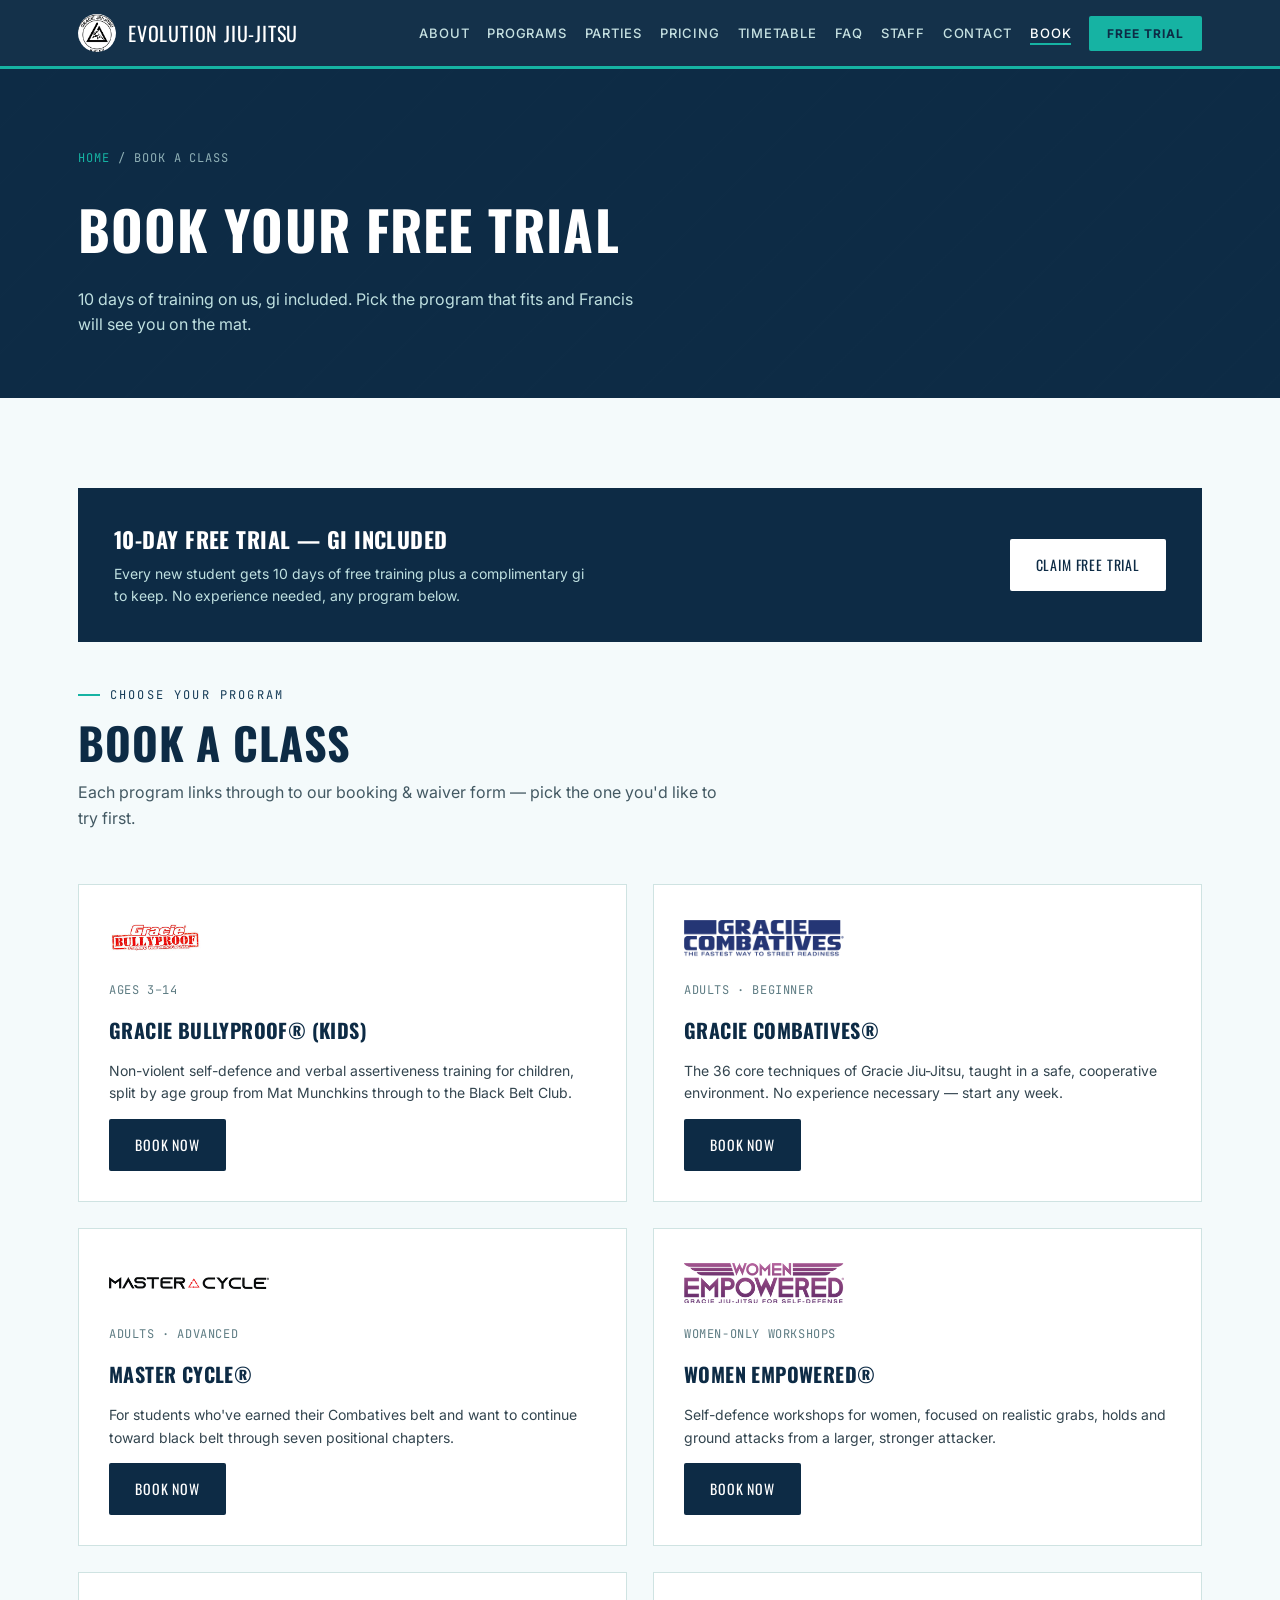
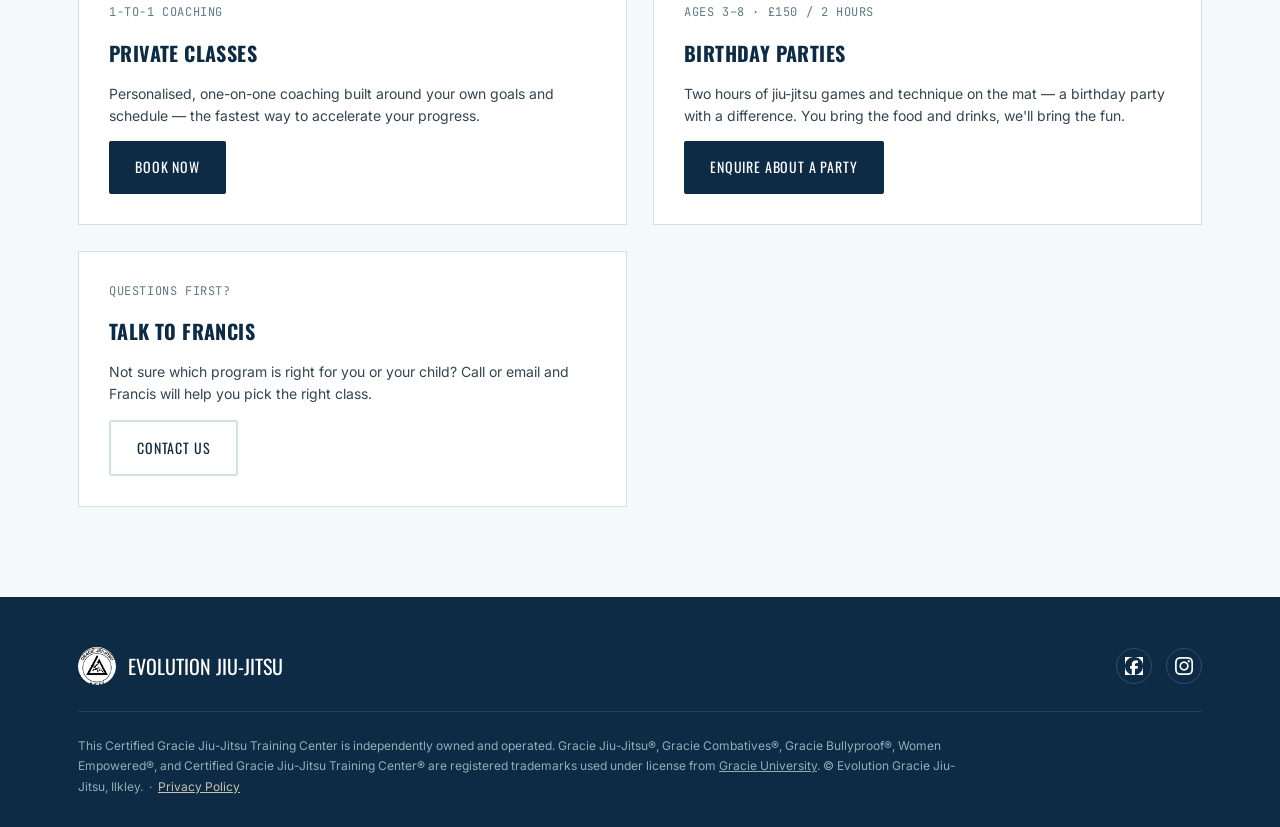
<file: book.html>
<!DOCTYPE html>
<html lang="en-GB">
<head>
<meta charset="UTF-8">
<meta name="viewport" content="width=device-width, initial-scale=1.0">
<title>Book a Class | Kids &amp; Adult Martial Arts Classes Ilkley</title>
<meta name="description" content="Book a free trial at Evolution Gracie Jiu-Jitsu, the Brazilian Jiu-Jitsu martial arts club in Ilkley. Kids Bullyproof, adult Gracie Combatives, Master Cycle, Women Empowered, birthday parties and private classes.">
<meta name="keywords" content="book martial arts classes Ilkley, Brazilian Jiu Jitsu trial Ilkley, kids martial arts club Ilkley, jiu jitsu birthday party Ilkley">
<link rel="canonical" href="https://www.evolutiongraciejiujitsu.com/book.html">
<meta property="og:type" content="website">
<meta property="og:title" content="Book a Class | Kids &amp; Adult Martial Arts Classes Ilkley">
<meta property="og:description" content="Book a free trial at Evolution Gracie Jiu-Jitsu, the Brazilian Jiu-Jitsu martial arts club in Ilkley. Kids Bullyproof, adult Gracie Combatives, Master Cycle, Women Empowered, birthday parties and private classes.">
<meta property="og:locale" content="en_GB">
<meta property="og:site_name" content="Evolution Gracie Jiu-Jitsu">
<meta name="twitter:card" content="summary">
<meta name="geo.region" content="GB-WYK">
<meta name="geo.placename" content="Ilkley">
<link rel="icon" href="favicon.ico" sizes="any">
<link rel="icon" type="image/png" sizes="16x16" href="favicon-16x16.png">
<link rel="icon" type="image/png" sizes="32x32" href="favicon-32x32.png">
<link rel="icon" type="image/png" sizes="48x48" href="favicon-48x48.png">
<link rel="apple-touch-icon" sizes="180x180" href="apple-touch-icon.png">
<link rel="preconnect" href="https://fonts.googleapis.com">
<link rel="preconnect" href="https://fonts.gstatic.com" crossorigin>
<link href="https://fonts.googleapis.com/css2?family=Oswald:wght@400;500;600;700&family=Inter:wght@400;500;600;700;800&family=JetBrains+Mono:wght@400;500;600&display=swap" rel="stylesheet">
<link rel="stylesheet" href="styles.css">
<script type="application/ld+json">
{
  "@context": "https://schema.org",
  "@type": "SportsActivityLocation",
  "name": "Evolution Gracie Jiu-Jitsu",
  "alternateName": "Evolution Gracie Jiu-Jitsu Ilkley - Martial Arts Club",
  "description": "Certified Gracie University Brazilian Jiu-Jitsu martial arts club in Ilkley offering kids martial arts classes, adult BJJ, self-defence and birthday parties.",
  "url": "https://www.evolutiongraciejiujitsu.com/",
  "telephone": "+447495494979",
  "priceRange": "£30-£85",
  "image": "https://www.evolutiongraciejiujitsu.com/images/martial-arts-club-ilkley-brazilian-jiu-jitsu-class.jpg",
  "address": {
    "@type": "PostalAddress",
    "streetAddress": "65 E Parade",
    "addressLocality": "Ilkley",
    "postalCode": "LS29 8JP",
    "addressCountry": "GB"
  },
  "geo": {
    "@type": "GeoCoordinates",
    "latitude": 53.9266078,
    "longitude": -1.8174344
  },
  "sameAs": [
    "https://www.facebook.com/EvolutionGracieJiuJitsu/",
    "https://www.instagram.com/evolutiongjj/"
  ],
  "aggregateRating": {
    "@type": "AggregateRating",
    "ratingValue": "5.0",
    "reviewCount": "34"
  }
}
</script>
</head>
<body>

<header>
  <div class="nav">
    <a href="index.html" class="brand"><img src="images/gracie-jiu-jitsu-ilkley-club-logo.png" alt="Gracie Jiu-Jitsu Ilkley club logo" class="brand-logo" width="38" height="38">EVOLUTION JIU-JITSU</a>
    <nav>
      <ul id="navlinks">
        <li><a href="index.html#about">About</a></li>
        <li><a href="index.html#programs">Programs</a></li>
        <li><a href="index.html#parties">Parties</a></li>
        <li><a href="index.html#pricing">Pricing</a></li>
        <li><a href="index.html#timetable">Timetable</a></li>
        <li><a href="index.html#faq">FAQ</a></li>
        <li><a href="index.html#staff">Staff</a></li>
        <li><a href="index.html#contact">Contact</a></li>
        <li><a href="book.html" class="active-link">Book</a></li>
        <li><a class="nav-cta" href="book.html">Free Trial</a></li>
      </ul>
    </nav>
    <button class="burger" id="burgerBtn">&#9776;</button>
  </div>
</header>


<section class="page-hero">
  <div class="wrap">
    <div class="breadcrumb"><a href="index.html">Home</a> / Book a Class</div>
    <h1>Book your free trial</h1>
    <p>10 days of training on us, gi included. Pick the program that fits and Francis will see you on the mat.</p>
  </div>
</section>

<section>
  <div class="wrap">
    <div class="trial-banner">
      <div>
        <h3>10-Day Free Trial &mdash; Gi Included</h3>
        <p>Every new student gets 10 days of free training plus a complimentary gi to keep. No experience needed, any program below.</p>
      </div>
      <a class="btn" href="https://app.cleverwaiver.com/render/templateByRefId/681c8bdc93705d499961434c" target="_blank" rel="noopener">Claim Free Trial</a>
    </div>

    <div class="section-head">
      <div class="eyebrow">Choose your program</div>
      <h2>Book a class</h2>
      <p>Each program links through to our booking &amp; waiver form &mdash; pick the one you'd like to try first.</p>
    </div>

    <div class="book-grid">
      <div class="book-card">
        <img class="program-logo tall logo-bullyproof" src="images/gracie-bullyproof-kids-martial-arts-ilkley.jpeg" alt="Gracie Bullyproof logo">
        <div class="book-meta">Ages 3&ndash;14</div>
        <h3>Gracie Bullyproof&reg; (Kids)</h3>
        <p>Non-violent self-defence and verbal assertiveness training for children, split by age group from Mat Munchkins through to the Black Belt Club.</p>
        <a class="btn btn-primary" href="https://app.cleverwaiver.com/render/templateByRefId/681c8bdc93705d499961434c" target="_blank" rel="noopener">Book Now</a>
      </div>

      <div class="book-card">
        <img class="program-logo logo-combatives" src="images/gracie-combatives-adult-jiu-jitsu-classes-ilkley.png" alt="Gracie Combatives logo">
        <div class="book-meta">Adults &middot; Beginner</div>
        <h3>Gracie Combatives&reg;</h3>
        <p>The 36 core techniques of Gracie Jiu-Jitsu, taught in a safe, cooperative environment. No experience necessary &mdash; start any week.</p>
        <a class="btn btn-primary" href="https://app.cleverwaiver.com/render/templateByRefId/681c8bdc93705d499961434c" target="_blank" rel="noopener">Book Now</a>
      </div>

      <div class="book-card">
        <img class="program-logo logo-mastercycle" src="images/master-cycle-advanced-brazilian-jiu-jitsu-ilkley.png" alt="Master Cycle logo">
        <div class="book-meta">Adults &middot; Advanced</div>
        <h3>Master Cycle&reg;</h3>
        <p>For students who've earned their Combatives belt and want to continue toward black belt through seven positional chapters.</p>
        <a class="btn btn-primary" href="https://app.cleverwaiver.com/render/templateByRefId/681c8bdc93705d499961434c" target="_blank" rel="noopener">Book Now</a>
      </div>

      <div class="book-card">
        <img class="program-logo tall logo-women" src="images/women-empowered-self-defence-classes-ilkley.png" alt="Women Empowered logo">
        <div class="book-meta">Women-only workshops</div>
        <h3>Women Empowered&reg;</h3>
        <p>Self-defence workshops for women, focused on realistic grabs, holds and ground attacks from a larger, stronger attacker.</p>
        <a class="btn btn-primary" href="https://app.cleverwaiver.com/render/templateByRefId/681c8bdc93705d499961434c" target="_blank" rel="noopener">Book Now</a>
      </div>

      <div class="book-card">
        <div class="book-meta">1-to-1 coaching</div>
        <h3>Private Classes</h3>
        <p>Personalised, one-on-one coaching built around your own goals and schedule &mdash; the fastest way to accelerate your progress.</p>
        <a class="btn btn-primary" href="https://app.cleverwaiver.com/render/templateByRefId/681c8bdc93705d499961434c" target="_blank" rel="noopener">Book Now</a>
      </div>

      <div class="book-card">
        <div class="book-meta">Ages 3&ndash;8 &middot; &pound;150 / 2 hours</div>
        <h3>Birthday Parties</h3>
        <p>Two hours of jiu-jitsu games and technique on the mat &mdash; a birthday party with a difference. You bring the food and drinks, we'll bring the fun.</p>
        <a class="btn btn-primary" href="index.html#contact">Enquire About a Party</a>
      </div>

      <div class="book-card">
        <div class="book-meta">Questions first?</div>
        <h3>Talk to Francis</h3>
        <p>Not sure which program is right for you or your child? Call or email and Francis will help you pick the right class.</p>
        <a class="btn btn-ghost" style="border-color:var(--line);color:var(--ink);" href="index.html#contact">Contact Us</a>
      </div>
    </div>
  </div>
</section>

<footer>
  <div class="wrap">
    <div class="footer-top">
      <div class="footer-brand"><img src="images/gracie-jiu-jitsu-ilkley-club-logo.png" alt="Gracie Jiu-Jitsu Ilkley club logo" class="brand-logo" width="38" height="38">EVOLUTION JIU-JITSU</div>
      <div class="footer-social">
        <a href="https://www.facebook.com/EvolutionGracieJiuJitsu/" target="_blank" rel="noopener" aria-label="Facebook" class="footer-icon-btn"><img src="images/social/facebook-icon-white.png" alt="Facebook"></a>
        <a href="https://www.instagram.com/evolutiongjj/" target="_blank" rel="noopener" aria-label="Instagram" class="footer-icon-btn"><img src="images/social/instagram-icon-white.png" alt="Instagram"></a>
      </div>
    </div>
    <p class="footer-legal">This Certified Gracie Jiu-Jitsu Training Center is independently owned and operated. Gracie Jiu-Jitsu&reg;, Gracie Combatives&reg;, Gracie Bullyproof&reg;, Women Empowered&reg;, and Certified Gracie Jiu-Jitsu Training Center&reg; are registered trademarks used under license from <a href="https://www.gracieuniversity.com/" target="_blank" rel="noopener" style="color:inherit;text-decoration:underline;">Gracie University</a>. &copy; Evolution Gracie Jiu-Jitsu, Ilkley. &nbsp;&middot;&nbsp; <a href="privacy.html" style="color:#c9c2b4;text-decoration:underline;">Privacy Policy</a></p>
  </div>
</footer>

<script>
  const burger = document.getElementById('burgerBtn');
  const navlinks = document.getElementById('navlinks');
  if(burger){
    burger.addEventListener('click', () => {
      const open = navlinks.style.display === 'flex';
      navlinks.style.display = open ? 'none' : 'flex';
      navlinks.style.flexDirection = 'column';
      navlinks.style.position = 'absolute';
      navlinks.style.top = '64px';
      navlinks.style.right = '0';
      navlinks.style.left = '0';
      navlinks.style.background = 'rgba(13,43,69,0.98)';
      navlinks.style.padding = '20px 28px';
      navlinks.style.gap = '18px';
    });
  }

  document.querySelectorAll('.program-tab').forEach(tab => {
    tab.addEventListener('click', () => {
      document.querySelectorAll('.program-tab').forEach(t => t.classList.remove('active'));
      document.querySelectorAll('.program-panel').forEach(p => p.classList.remove('active'));
      tab.classList.add('active');
      document.getElementById('panel-' + tab.dataset.tab).classList.add('active');
    });
  });

  document.querySelectorAll('.faq-item').forEach(item => {
    const q = item.querySelector('.faq-q');
    const a = item.querySelector('.faq-a');
    q.addEventListener('click', () => {
      const isOpen = item.classList.contains('open');
      document.querySelectorAll('.faq-item').forEach(i => {
        i.classList.remove('open');
        i.querySelector('.faq-a').style.maxHeight = null;
      });
      if(!isOpen){
        item.classList.add('open');
        a.style.maxHeight = a.scrollHeight + 'px';
      }
    });
  });
</script>
</body>
</html>
</file>
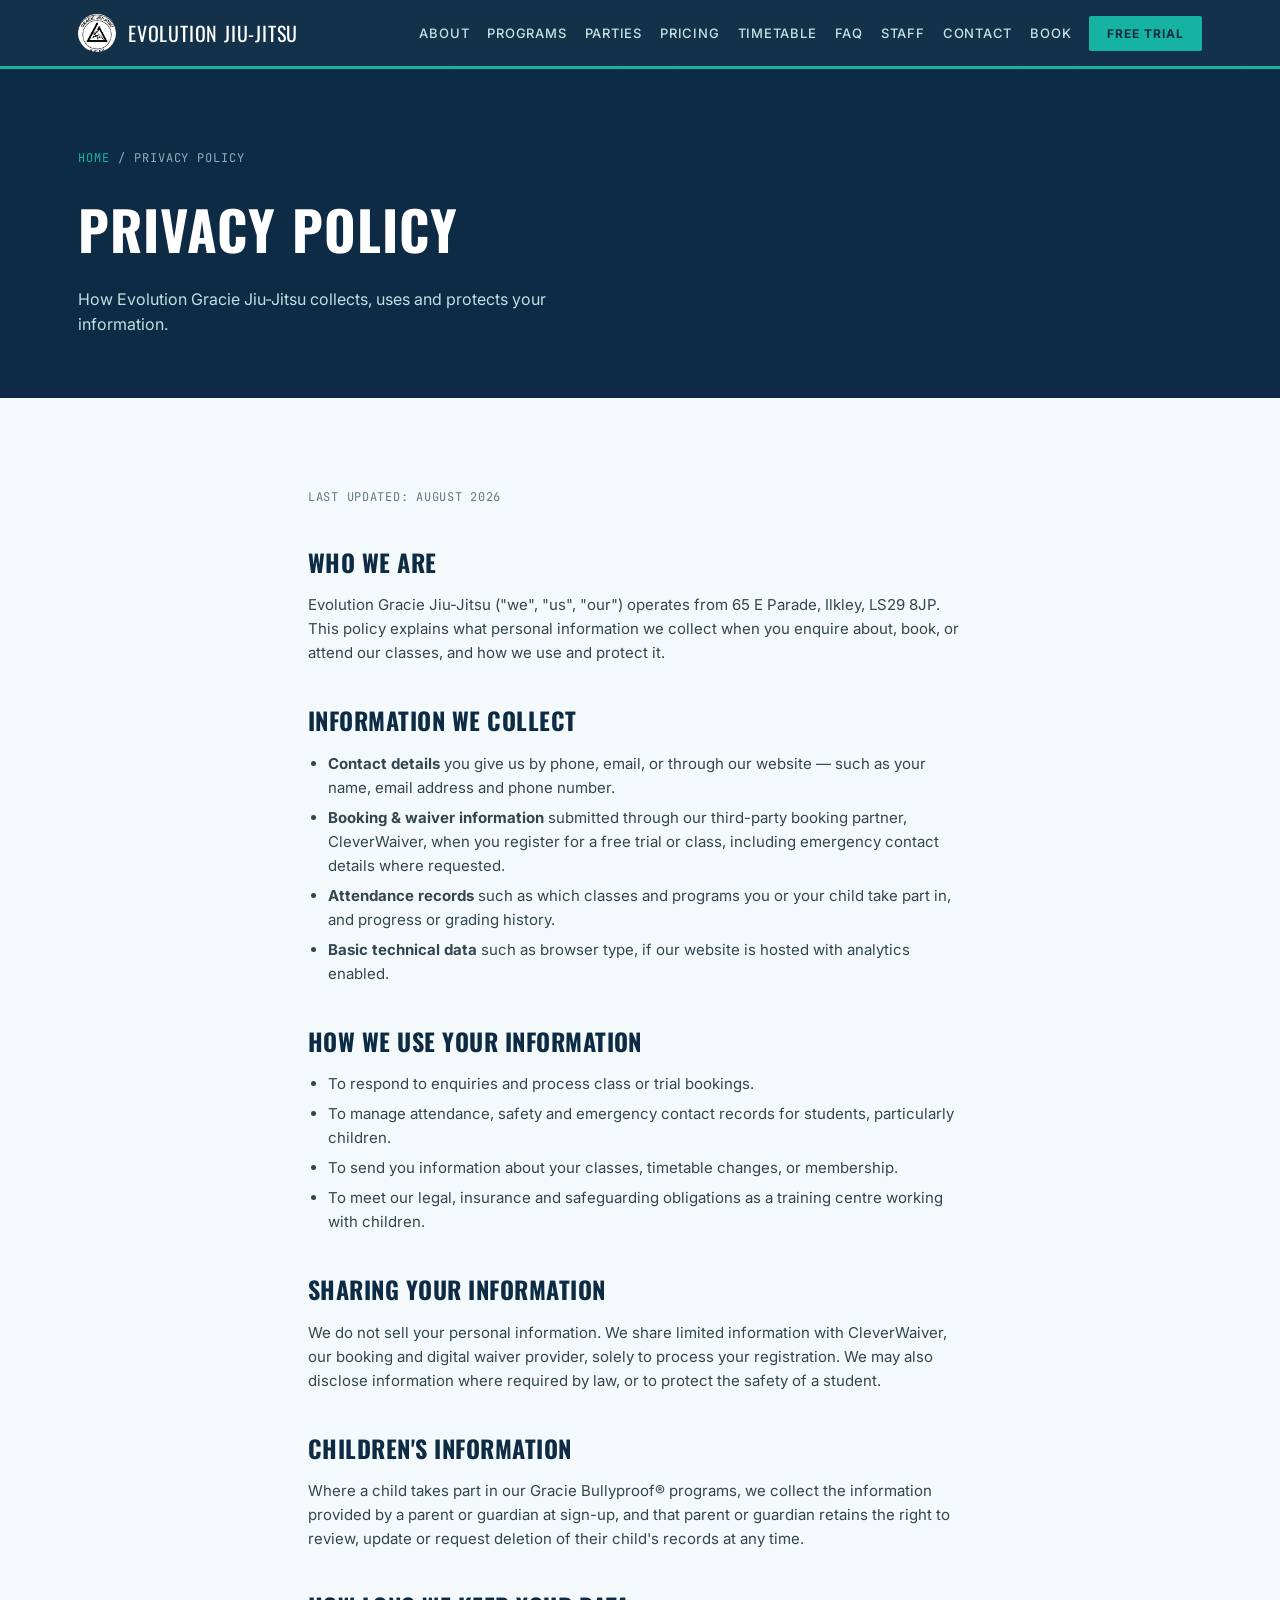
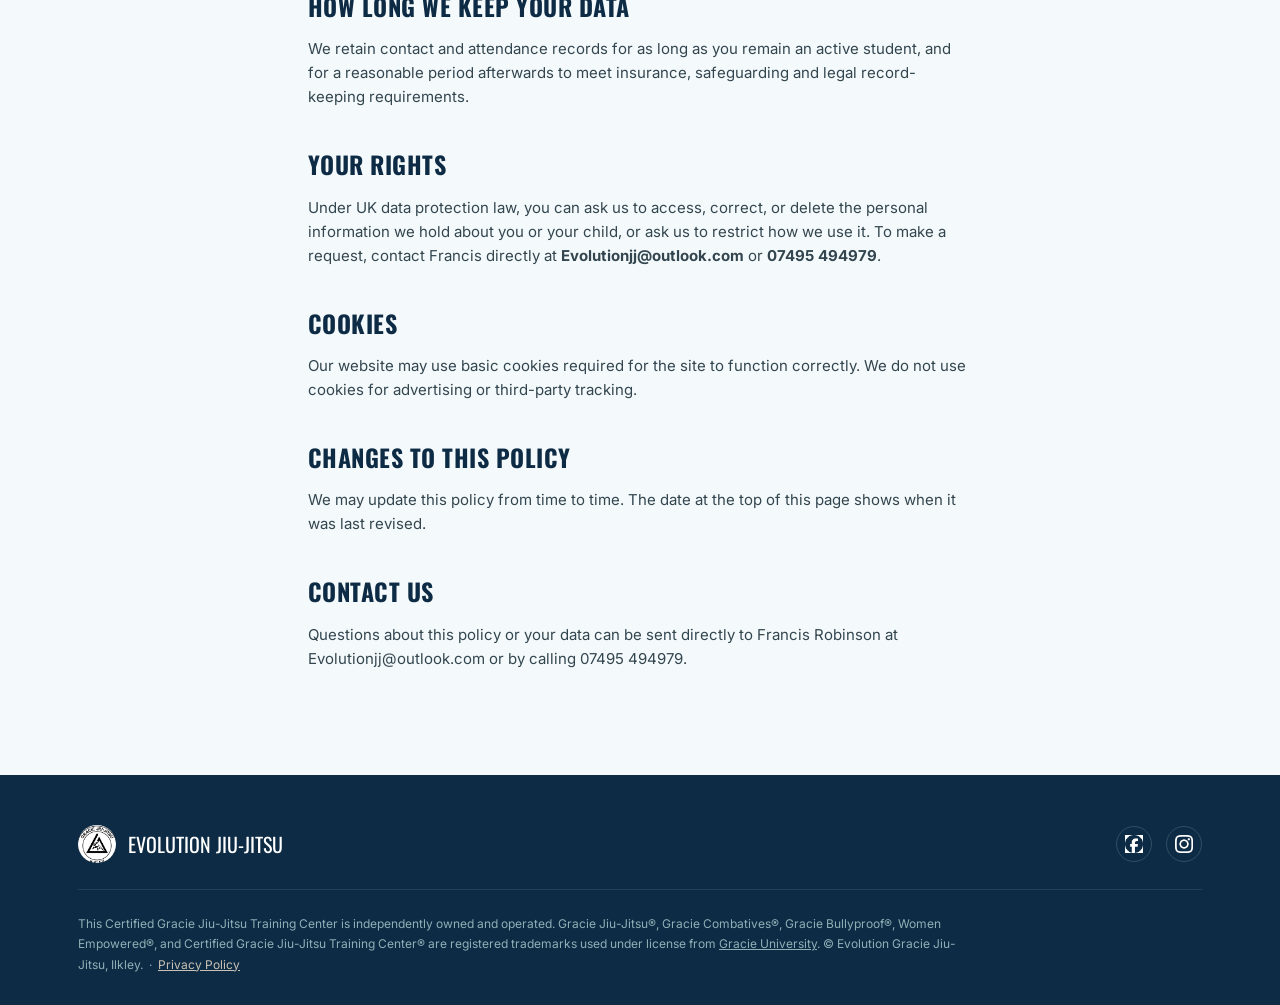
<file: privacy.html>
<!DOCTYPE html>
<html lang="en-GB">
<head>
<meta charset="UTF-8">
<meta name="viewport" content="width=device-width, initial-scale=1.0">
<title>Privacy Policy | Evolution Gracie Jiu-Jitsu Ilkley</title>
<meta name="description" content="Privacy policy for Evolution Gracie Jiu-Jitsu, the Brazilian Jiu-Jitsu martial arts club in Ilkley.">
<meta name="keywords" content="Evolution Gracie Jiu-Jitsu privacy policy Ilkley">
<link rel="canonical" href="https://www.evolutiongraciejiujitsu.com/privacy.html">
<meta property="og:type" content="website">
<meta property="og:title" content="Privacy Policy | Evolution Gracie Jiu-Jitsu Ilkley">
<meta property="og:description" content="Privacy policy for Evolution Gracie Jiu-Jitsu, the Brazilian Jiu-Jitsu martial arts club in Ilkley.">
<meta property="og:locale" content="en_GB">
<meta property="og:site_name" content="Evolution Gracie Jiu-Jitsu">
<meta name="twitter:card" content="summary">
<meta name="geo.region" content="GB-WYK">
<meta name="geo.placename" content="Ilkley">
<link rel="icon" href="favicon.ico" sizes="any">
<link rel="icon" type="image/png" sizes="16x16" href="favicon-16x16.png">
<link rel="icon" type="image/png" sizes="32x32" href="favicon-32x32.png">
<link rel="icon" type="image/png" sizes="48x48" href="favicon-48x48.png">
<link rel="apple-touch-icon" sizes="180x180" href="apple-touch-icon.png">
<link rel="preconnect" href="https://fonts.googleapis.com">
<link rel="preconnect" href="https://fonts.gstatic.com" crossorigin>
<link href="https://fonts.googleapis.com/css2?family=Oswald:wght@400;500;600;700&family=Inter:wght@400;500;600;700;800&family=JetBrains+Mono:wght@400;500;600&display=swap" rel="stylesheet">
<link rel="stylesheet" href="styles.css">
<script type="application/ld+json">
{
  "@context": "https://schema.org",
  "@type": "SportsActivityLocation",
  "name": "Evolution Gracie Jiu-Jitsu",
  "alternateName": "Evolution Gracie Jiu-Jitsu Ilkley - Martial Arts Club",
  "description": "Certified Gracie University Brazilian Jiu-Jitsu martial arts club in Ilkley offering kids martial arts classes, adult BJJ, self-defence and birthday parties.",
  "url": "https://www.evolutiongraciejiujitsu.com/",
  "telephone": "+447495494979",
  "priceRange": "£30-£85",
  "image": "https://www.evolutiongraciejiujitsu.com/images/martial-arts-club-ilkley-brazilian-jiu-jitsu-class.jpg",
  "address": {
    "@type": "PostalAddress",
    "streetAddress": "65 E Parade",
    "addressLocality": "Ilkley",
    "postalCode": "LS29 8JP",
    "addressCountry": "GB"
  },
  "geo": {
    "@type": "GeoCoordinates",
    "latitude": 53.9266078,
    "longitude": -1.8174344
  },
  "sameAs": [
    "https://www.facebook.com/EvolutionGracieJiuJitsu/",
    "https://www.instagram.com/evolutiongjj/"
  ],
  "aggregateRating": {
    "@type": "AggregateRating",
    "ratingValue": "5.0",
    "reviewCount": "34"
  }
}
</script>
</head>
<body>

<header>
  <div class="nav">
    <a href="index.html" class="brand"><img src="images/gracie-jiu-jitsu-ilkley-club-logo.png" alt="Gracie Jiu-Jitsu Ilkley club logo" class="brand-logo" width="38" height="38">EVOLUTION JIU-JITSU</a>
    <nav>
      <ul id="navlinks">
        <li><a href="index.html#about">About</a></li>
        <li><a href="index.html#programs">Programs</a></li>
        <li><a href="index.html#parties">Parties</a></li>
        <li><a href="index.html#pricing">Pricing</a></li>
        <li><a href="index.html#timetable">Timetable</a></li>
        <li><a href="index.html#faq">FAQ</a></li>
        <li><a href="index.html#staff">Staff</a></li>
        <li><a href="index.html#contact">Contact</a></li>
        <li><a href="book.html">Book</a></li>
        <li><a class="nav-cta" href="book.html">Free Trial</a></li>
      </ul>
    </nav>
    <button class="burger" id="burgerBtn">&#9776;</button>
  </div>
</header>


<section class="page-hero">
  <div class="wrap">
    <div class="breadcrumb"><a href="index.html">Home</a> / Privacy Policy</div>
    <h1>Privacy Policy</h1>
    <p>How Evolution Gracie Jiu-Jitsu collects, uses and protects your information.</p>
  </div>
</section>

<section>
  <div class="wrap prose">
    <span class="updated-tag">Last updated: August 2026</span>

    <h2>Who we are</h2>
    <p>Evolution Gracie Jiu-Jitsu ("we", "us", "our") operates from 65 E Parade, Ilkley, LS29 8JP. This policy explains what personal information we collect when you enquire about, book, or attend our classes, and how we use and protect it.</p>

    <h2>Information we collect</h2>
    <ul>
      <li><strong>Contact details</strong> you give us by phone, email, or through our website &mdash; such as your name, email address and phone number.</li>
      <li><strong>Booking &amp; waiver information</strong> submitted through our third-party booking partner, CleverWaiver, when you register for a free trial or class, including emergency contact details where requested.</li>
      <li><strong>Attendance records</strong> such as which classes and programs you or your child take part in, and progress or grading history.</li>
      <li><strong>Basic technical data</strong> such as browser type, if our website is hosted with analytics enabled.</li>
    </ul>

    <h2>How we use your information</h2>
    <ul>
      <li>To respond to enquiries and process class or trial bookings.</li>
      <li>To manage attendance, safety and emergency contact records for students, particularly children.</li>
      <li>To send you information about your classes, timetable changes, or membership.</li>
      <li>To meet our legal, insurance and safeguarding obligations as a training centre working with children.</li>
    </ul>

    <h2>Sharing your information</h2>
    <p>We do not sell your personal information. We share limited information with CleverWaiver, our booking and digital waiver provider, solely to process your registration. We may also disclose information where required by law, or to protect the safety of a student.</p>

    <h2>Children's information</h2>
    <p>Where a child takes part in our Gracie Bullyproof&reg; programs, we collect the information provided by a parent or guardian at sign-up, and that parent or guardian retains the right to review, update or request deletion of their child's records at any time.</p>

    <h2>How long we keep your data</h2>
    <p>We retain contact and attendance records for as long as you remain an active student, and for a reasonable period afterwards to meet insurance, safeguarding and legal record-keeping requirements.</p>

    <h2>Your rights</h2>
    <p>Under UK data protection law, you can ask us to access, correct, or delete the personal information we hold about you or your child, or ask us to restrict how we use it. To make a request, contact Francis directly at <strong>Evolutionjj@outlook.com</strong> or <strong>07495 494979</strong>.</p>

    <h2>Cookies</h2>
    <p>Our website may use basic cookies required for the site to function correctly. We do not use cookies for advertising or third-party tracking.</p>

    <h2>Changes to this policy</h2>
    <p>We may update this policy from time to time. The date at the top of this page shows when it was last revised.</p>

    <h2>Contact us</h2>
    <p>Questions about this policy or your data can be sent directly to Francis Robinson at Evolutionjj@outlook.com or by calling 07495 494979.</p>
  </div>
</section>

<footer>
  <div class="wrap">
    <div class="footer-top">
      <div class="footer-brand"><img src="images/gracie-jiu-jitsu-ilkley-club-logo.png" alt="Gracie Jiu-Jitsu Ilkley club logo" class="brand-logo" width="38" height="38">EVOLUTION JIU-JITSU</div>
      <div class="footer-social">
        <a href="https://www.facebook.com/EvolutionGracieJiuJitsu/" target="_blank" rel="noopener" aria-label="Facebook" class="footer-icon-btn"><img src="images/social/facebook-icon-white.png" alt="Facebook"></a>
        <a href="https://www.instagram.com/evolutiongjj/" target="_blank" rel="noopener" aria-label="Instagram" class="footer-icon-btn"><img src="images/social/instagram-icon-white.png" alt="Instagram"></a>
      </div>
    </div>
    <p class="footer-legal">This Certified Gracie Jiu-Jitsu Training Center is independently owned and operated. Gracie Jiu-Jitsu&reg;, Gracie Combatives&reg;, Gracie Bullyproof&reg;, Women Empowered&reg;, and Certified Gracie Jiu-Jitsu Training Center&reg; are registered trademarks used under license from <a href="https://www.gracieuniversity.com/" target="_blank" rel="noopener" style="color:inherit;text-decoration:underline;">Gracie University</a>. &copy; Evolution Gracie Jiu-Jitsu, Ilkley. &nbsp;&middot;&nbsp; <a href="privacy.html" style="color:#c9c2b4;text-decoration:underline;">Privacy Policy</a></p>
  </div>
</footer>

<script>
  const burger = document.getElementById('burgerBtn');
  const navlinks = document.getElementById('navlinks');
  if(burger){
    burger.addEventListener('click', () => {
      const open = navlinks.style.display === 'flex';
      navlinks.style.display = open ? 'none' : 'flex';
      navlinks.style.flexDirection = 'column';
      navlinks.style.position = 'absolute';
      navlinks.style.top = '64px';
      navlinks.style.right = '0';
      navlinks.style.left = '0';
      navlinks.style.background = 'rgba(13,43,69,0.98)';
      navlinks.style.padding = '20px 28px';
      navlinks.style.gap = '18px';
    });
  }

  document.querySelectorAll('.program-tab').forEach(tab => {
    tab.addEventListener('click', () => {
      document.querySelectorAll('.program-tab').forEach(t => t.classList.remove('active'));
      document.querySelectorAll('.program-panel').forEach(p => p.classList.remove('active'));
      tab.classList.add('active');
      document.getElementById('panel-' + tab.dataset.tab).classList.add('active');
    });
  });

  document.querySelectorAll('.faq-item').forEach(item => {
    const q = item.querySelector('.faq-q');
    const a = item.querySelector('.faq-a');
    q.addEventListener('click', () => {
      const isOpen = item.classList.contains('open');
      document.querySelectorAll('.faq-item').forEach(i => {
        i.classList.remove('open');
        i.querySelector('.faq-a').style.maxHeight = null;
      });
      if(!isOpen){
        item.classList.add('open');
        a.style.maxHeight = a.scrollHeight + 'px';
      }
    });
  });
</script>
</body>
</html>
</file>
<file: styles.css>
:root{
    --ink:#0d2b45;
    --charcoal:#163c58;
    --paper:#f4fafb;
    --paper-dim:#e4f3f2;
    --gold:#16b3a3;
    --gold-deep:#0e8f83;
    --white:#ffffff;
    --line:#cfe3e2;
    --shadow: 0 20px 40px -20px rgba(0,0,0,0.35);
    --display: "Oswald", sans-serif;
    --body: "Inter", sans-serif;
    --mono: "JetBrains Mono", monospace;
  }
  *{margin:0;padding:0;box-sizing:border-box;}
  html{scroll-behavior:smooth;}
  body{
    font-family:var(--body);
    background:var(--paper);
    color:var(--charcoal);
    line-height:1.6;
    overflow-x:hidden;
  }
  img{max-width:100%;display:block;}
  a{color:inherit;text-decoration:none;}
  h1,h2,h3,h4{font-family:var(--display);text-transform:uppercase;letter-spacing:0.02em;color:var(--ink);}
  .wrap{max-width:1180px;margin:0 auto;padding:0 28px;}
  .eyebrow{
    font-family:var(--mono);
    font-size:12px;
    letter-spacing:0.18em;
    text-transform:uppercase;
    color:var(--charcoal);
    display:flex;align-items:center;gap:10px;
    margin-bottom:14px;
  }
  .eyebrow::before{content:"";width:22px;height:2px;background:var(--gold);display:inline-block;}

  /* ---------- BELT STRIPE DIVIDER (signature element) ---------- */
  .belt{
    height:22px;
    background:var(--ink);
    display:flex;
    align-items:center;
    position:relative;
  }
  .belt-stripe{
    width:34px;height:14px;background:var(--gold);margin-left:4px;
    border:1px solid rgba(255,255,255,0.15);
  }
  .belt-cap{flex:1;}
  .belt::before, .belt::after{
    content:"";position:absolute;top:0;bottom:0;width:14px;
  }

  /* ---------- HEADER / NAV ---------- */
  header{
    position:sticky;top:0;z-index:100;
    background:rgba(13,43,69,0.97);
    border-bottom:3px solid var(--gold);
  }
  .nav{
    display:flex;align-items:center;justify-content:space-between;
    padding:14px 28px;max-width:1180px;margin:0 auto;
  }
  .brand{
    display:flex;align-items:center;gap:12px;
    font-family:var(--display);color:var(--white);
    font-size:20px;letter-spacing:0.04em;
  }
  .brand .mark{
    width:34px;height:34px;background:var(--gold);
    display:flex;align-items:center;justify-content:center;
    font-weight:700;color:var(--white);font-family:var(--display);
    transform:rotate(-6deg);
    border:2px solid var(--white);
  }
  .brand-logo{width:38px;height:38px;border-radius:50%;flex-shrink:0;}
  nav ul{display:flex;gap:18px;list-style:none;flex-wrap:wrap;justify-content:flex-end;row-gap:10px;}
  nav ul li a{
    color:#c7e2e2;font-size:13px;letter-spacing:0.06em;
    text-transform:uppercase;font-weight:500;
    position:relative;padding-bottom:4px;
  }
  nav ul li a:hover{color:var(--white);}
  nav ul li a::after{
    content:"";position:absolute;left:0;bottom:0;height:2px;width:0;
    background:var(--gold);transition:width .25s ease;
  }
  nav ul li a:hover::after{width:100%;}
  .nav-cta{
    background:var(--gold);color:var(--ink)!important;
    padding:10px 18px;font-size:12px!important;font-weight:700!important;
    letter-spacing:0.08em;border-radius:2px;
  }
  .nav-cta:hover{background:var(--gold-deep);}
  nav ul li a.active-link{color:var(--white);}
  nav ul li a.active-link::after{width:100%;}
  .burger{display:none;background:none;border:none;color:var(--white);font-size:26px;cursor:pointer;}

  /* ---------- HERO ---------- */
  .hero{
    position:relative;
    background:
      linear-gradient(160deg, rgba(13,43,69,0.88), rgba(13,43,69,0.72)),
      repeating-linear-gradient(135deg, rgba(255,255,255,0.02) 0 2px, transparent 2px 40px);
    background-color:var(--ink);
    color:var(--white);
    padding:110px 0 90px;
  }
  .hero .wrap{display:grid;grid-template-columns:1.15fr 0.85fr;gap:50px;align-items:center;}
  .stamp{
    display:inline-flex;align-items:center;gap:10px;
    border:2px solid var(--gold);color:var(--gold);
    font-family:var(--display);font-size:13px;letter-spacing:0.12em;
    padding:6px 14px;transform:rotate(-2deg);margin-bottom:22px;
  }
  .hero h1{
    font-size:clamp(42px,6vw,74px);line-height:1.02;color:var(--white);
    margin-bottom:20px;
  }
  .hero h1 span{color:var(--gold);}
  .hero p.lede{
    font-size:18px;color:#bfe0e0;max-width:480px;margin-bottom:34px;
  }
  .btn-row{display:flex;gap:16px;flex-wrap:wrap;}
  .btn{
    display:inline-block;padding:15px 26px;font-family:var(--display);
    font-size:14px;letter-spacing:0.06em;text-transform:uppercase;
    border-radius:2px;
  }
  .btn-primary{background:var(--ink);color:var(--white);}
  .btn-primary:hover{background:var(--charcoal);}
  .btn-invert{background:var(--white);color:var(--ink);}
  .btn-invert:hover{background:var(--gold);color:var(--ink);}
  .btn-ghost{border:2px solid #4a4441;color:var(--white);}
  .btn-ghost:hover{border-color:var(--white);}
  .hero-badge{
    background:var(--white);color:var(--ink);
    padding:26px;border:3px solid var(--gold);
    box-shadow:var(--shadow);
    text-align:center;
  }
  .hero-badge .num{font-family:var(--display);font-size:56px;color:var(--gold-deep);line-height:1;}
  .hero-badge .lbl{font-family:var(--mono);font-size:12px;letter-spacing:0.1em;text-transform:uppercase;margin-top:6px;}
  .hero-badge hr{border:none;border-top:1px solid var(--line);margin:18px 0;}
  .hero-badge p{font-size:13px;color:#446069;}

  /* ---------- SECTION SHELL ---------- */
  section{padding:90px 0;}
  .section-head{max-width:640px;margin-bottom:52px;}
  .section-head h2{font-size:clamp(30px,4vw,44px);line-height:1.08;}
  .section-head p{color:#435963;font-size:16px;margin-top:14px;}
  .bg-dark{background:var(--ink);color:#dbf0ee;}
  .bg-dark h2,.bg-dark h3,.bg-dark h4{color:var(--white);}
  .bg-tint{background:var(--paper-dim);}

  /* ---------- ABOUT ---------- */
  .about-grid{display:grid;grid-template-columns:0.9fr 1.1fr;gap:60px;align-items:start;}
  .about-grid img{border:3px solid var(--ink);}
  .about-grid p{margin-bottom:16px;color:#33454f;}
  .quote-block{
    border-left:4px solid var(--gold);padding-left:20px;margin:26px 0;
    font-family:var(--display);font-size:19px;color:var(--ink);letter-spacing:0.01em;
  }
  .benefits{display:grid;grid-template-columns:repeat(6,1fr);gap:14px;margin-top:50px;}
  .benefit-card{
    background:var(--white);border:1px solid var(--line);padding:20px 14px;text-align:center;
  }
  .benefit-card .n{font-family:var(--mono);font-size:11px;color:var(--gold-deep);margin-bottom:8px;}
  .benefit-card h4{font-size:14px;}

  /* ---------- PROGRAMS ---------- */
  .program-tabs{display:flex;gap:10px;flex-wrap:wrap;margin-bottom:40px;}
  .program-tab{
    font-family:var(--mono);font-size:12px;letter-spacing:0.05em;text-transform:uppercase;
    padding:9px 16px;border:1px solid var(--line);cursor:pointer;background:var(--white);
    color:#435963;
  }
  .program-tab.active{background:var(--ink);color:var(--white);border-color:var(--ink);}
  .program-panel{display:none;}
  .program-panel.active{display:block;}
  .program-layout{display:grid;grid-template-columns:1.1fr 0.9fr;gap:56px;}
  .program-layout h3{font-size:28px;margin-bottom:6px;}
  .program-tagline{color:var(--charcoal);font-family:var(--mono);font-size:13px;text-transform:uppercase;letter-spacing:0.06em;margin-bottom:22px;display:block;}
  .program-layout p{color:#33454f;margin-bottom:14px;}
  .rule-list{list-style:none;margin-top:20px;}
  .rule-list li{
    display:flex;gap:14px;padding:12px 0;border-top:1px solid var(--line);
    font-size:14px;color:#33454f;
  }
  .rule-list li .rn{font-family:var(--mono);color:var(--gold-deep);font-weight:600;flex-shrink:0;}
  .age-grid{display:grid;gap:14px;}
  .age-card{
    background:var(--white);border:1px solid var(--line);padding:18px 20px;
    display:flex;justify-content:space-between;align-items:center;gap:12px;
  }
  .age-card .age-name{font-family:var(--display);font-size:15px;letter-spacing:0.03em;}
  .age-card .age-range{font-family:var(--mono);font-size:12px;color:#5f7d84;margin-top:2px;}
  .stripes{display:flex;gap:4px;}
  .stripe{width:16px;height:8px;background:var(--gold);border:1px solid var(--gold-deep);}
  .stripe.off{background:transparent;border-color:var(--line);}
  .step-list{display:grid;gap:16px;margin-top:10px;}
  .step{
    display:flex;gap:16px;background:var(--white);border:1px solid var(--line);padding:18px 20px;
  }
  .step .sn{font-family:var(--display);font-size:22px;color:var(--gold-deep);flex-shrink:0;width:34px;}
  .step h4{font-size:14px;margin-bottom:4px;}
  .step p{font-size:14px;margin:0;color:#435963;}
  .chapter-tags{display:flex;flex-wrap:wrap;gap:8px;margin-top:16px;}
  .chapter-tag{
    font-family:var(--mono);font-size:11px;text-transform:uppercase;letter-spacing:0.05em;
    border:1px solid var(--line);padding:6px 12px;background:var(--white);color:#435963;
  }
  .benefit-list{list-style:none;margin-top:18px;}
  .benefit-list li{padding:9px 0;border-top:1px solid var(--line);font-size:14px;color:#33454f;display:flex;gap:10px;}
  .benefit-list li::before{content:"✓";color:var(--gold-deep);font-weight:700;}

  /* ---------- TIMETABLE ---------- */
  .tt-legend{display:flex;flex-wrap:wrap;gap:18px;margin-bottom:24px;font-family:var(--mono);font-size:12px;color:#435963;align-items:center;}
  .tt-dot{width:10px;height:10px;border-radius:50%;display:inline-block;margin-right:2px;}
  .tt-scroll{overflow-x:auto;border:1px solid var(--line);}
  .tt-table{width:100%;min-width:760px;border-collapse:collapse;background:var(--white);}
  .tt-table th{
    background:var(--ink);color:var(--white);text-align:left;padding:14px 16px;
    font-family:var(--display);font-size:13px;letter-spacing:0.04em;text-transform:uppercase;white-space:nowrap;
  }
  .tt-teacher{
    display:block;font-family:var(--mono);font-size:10px;letter-spacing:0.03em;
    text-transform:none;color:var(--gold);margin-top:2px;font-weight:400;
  }
  .tt-table td{padding:14px 16px;border-bottom:1px solid var(--line);font-size:13px;vertical-align:top;}
  .tt-table tr:last-child td{border-bottom:none;}
  .tt-class{
    font-family:var(--display);color:var(--ink);font-size:14px;letter-spacing:0.02em;
    border-left:4px solid var(--gold);white-space:nowrap;background:var(--paper-dim);
  }
  .tt-class span{display:block;font-family:var(--mono);font-size:11px;color:#5f7d84;text-transform:none;letter-spacing:0.03em;margin-top:2px;}
  .tt-table td.time{font-family:var(--mono);color:#33454f;white-space:nowrap;}
  .tt-sub{display:block;font-family:var(--mono);font-size:10px;color:#5f7d84;margin-top:3px;}
  .tt-note{
    margin-top:20px;font-size:13px;color:#5f7d84;font-family:var(--mono);
  }

  /* ---------- FAQ ---------- */
  .faq-item{border-bottom:1px solid var(--line);}
  .faq-q{
    width:100%;text-align:left;background:none;border:none;padding:20px 0;
    font-family:var(--display);font-size:17px;color:var(--ink);cursor:pointer;
    display:flex;justify-content:space-between;align-items:center;gap:20px;
  }
  .faq-q .plus{color:var(--gold-deep);font-size:22px;font-family:var(--body);transition:transform .2s ease;flex-shrink:0;}
  .faq-item.open .plus{transform:rotate(45deg);}
  .faq-a{max-height:0;overflow:hidden;transition:max-height .3s ease;}
  .faq-a p{padding:0 0 20px;color:#33454f;font-size:15px;max-width:720px;}

  /* ---------- STAFF ---------- */
  .staff-grid{display:grid;grid-template-columns:repeat(2,1fr);gap:34px;}
  .staff-card{background:var(--white);border:1px solid var(--line);overflow:hidden;}
  .staff-photo{height:280px;overflow:hidden;background:var(--ink);}
  .staff-photo img{width:100%;height:100%;object-fit:cover;}
  .staff-mono{
    position:relative;display:flex;align-items:center;justify-content:center;
    background:
      repeating-linear-gradient(135deg, rgba(255,255,255,0.03) 0 2px, transparent 2px 34px),
      linear-gradient(160deg,#0d2b45,#163c58);
  }
  .staff-mono span{
    font-family:var(--display);font-size:88px;color:rgba(255,255,255,0.92);
    letter-spacing:0.02em;
  }
  .staff-mono.staff-mono-alt{
    background:
      repeating-linear-gradient(135deg, rgba(255,255,255,0.03) 0 2px, transparent 2px 34px),
      linear-gradient(160deg,#163c58,#0a2138);
  }
  .staff-mono-stripes{
    position:absolute;bottom:22px;left:0;right:0;
    display:flex;justify-content:center;gap:6px;
  }
  .staff-mono-stripes .stripe{width:28px;height:10px;background:var(--gold);border:1px solid rgba(0,0,0,0.25);}
  .staff-body{padding:24px;}
  .staff-body .belt-tag{
    font-family:var(--mono);font-size:11px;letter-spacing:0.08em;text-transform:uppercase;
    color:var(--charcoal);margin-bottom:8px;display:block;
  }
  .staff-body h3{font-size:20px;margin-bottom:10px;}
  .staff-body p{font-size:14px;color:#33454f;}

  /* ---------- CONTACT ---------- */
  .contact-grid{display:grid;grid-template-columns:1fr 1fr;gap:60px;}
  .contact-card{background:var(--charcoal);color:var(--white);padding:36px;border-top:4px solid var(--gold);}
  .contact-row{display:flex;gap:14px;padding:14px 0;border-bottom:1px solid #2f5064;font-size:15px;}
  .contact-row:last-child{border-bottom:none;}
  .contact-row .lbl{font-family:var(--mono);font-size:11px;text-transform:uppercase;color:#8fb0b6;width:90px;flex-shrink:0;letter-spacing:0.06em;}
  .map-embed{border-top:4px solid var(--gold);overflow:hidden;min-height:320px;background:#0d2b45;}
  .map-embed iframe{width:100%;height:100%;min-height:320px;border:0;display:block;}
  .distance-strip{margin-top:44px;padding-top:32px;border-top:1px solid #1f4257;}
  .distance-label{color:#8fb0b6;margin-bottom:16px;font-size:13px;font-family:var(--mono);text-transform:uppercase;letter-spacing:0.06em;}
  .distance-grid{display:grid;grid-template-columns:repeat(4,1fr);gap:0 24px;}
  .distance-item{padding:11px 0;border-bottom:1px solid var(--line);font-size:14px;}
  .distance-item b{color:var(--ink);}
  .distance-item span{font-family:var(--mono);font-size:12px;color:var(--gold);display:block;margin-top:2px;}

  footer{background:var(--ink);color:#8fb0b6;padding:50px 0 30px;}
  .footer-top{display:flex;justify-content:space-between;align-items:center;flex-wrap:wrap;gap:20px;padding-bottom:26px;border-bottom:1px solid #1f4257;margin-bottom:24px;}
  .footer-brand{font-family:var(--display);color:var(--white);font-size:20px;display:flex;align-items:center;gap:12px;}
  .footer-social{display:flex;gap:14px;}
  .footer-icon-btn{
    width:36px;height:36px;border:1px solid #2f5064;border-radius:50%;
    display:flex;align-items:center;justify-content:center;
    font-family:var(--display);font-size:13px;color:var(--white);
    padding:8px;
  }
  .footer-icon-btn img{width:100%;height:100%;object-fit:contain;}
  .footer-icon-btn:hover{border-color:var(--gold);}
  .footer-legal{font-size:12px;line-height:1.7;max-width:900px;}

  @media (max-width:900px){
    .hero .wrap{grid-template-columns:1fr;}
    .about-grid, .program-layout, .contact-grid{grid-template-columns:1fr;gap:36px;}
    .benefits{grid-template-columns:repeat(3,1fr);}
    .staff-grid{grid-template-columns:1fr;}
    .distance-grid{grid-template-columns:repeat(2,1fr);}
    .party-layout{grid-template-columns:1fr;gap:32px;}
    .review-grid{grid-template-columns:1fr;}
    .follow-grid{grid-template-columns:1fr;}
    nav ul{display:none;}
    .burger{display:block;}
  }
  @media (max-width:560px){
    .benefits{grid-template-columns:repeat(2,1fr);}
    .distance-grid{grid-template-columns:1fr;}
    .party-facts{grid-template-columns:1fr;}
    .review-cta{flex-direction:column;align-items:flex-start;}
    section{padding:64px 0;}
  }

  /* ---------- TRUST STRIP ---------- */
  .trust-strip{background:var(--white);border-bottom:1px solid var(--line);padding:26px 0;}
  .trust-row{display:flex;align-items:center;justify-content:center;gap:44px;flex-wrap:wrap;}
  .trust-row img{object-fit:contain;filter:grayscale(0.15);}
  .trust-row .badge-img{height:70px;width:70px;}
  .trust-label{font-family:var(--mono);font-size:11px;letter-spacing:0.1em;text-transform:uppercase;color:#5f7d84;margin-right:6px;}

  /* ---------- ABOUT IMAGE + LINEAGE ---------- */
  .about-grid img.club{border:3px solid var(--ink);width:100%;height:auto;object-fit:cover;}
  .lineage{
    margin-top:28px;display:flex;gap:16px;align-items:center;
    background:var(--white);border:1px solid var(--line);padding:16px;
  }
  .lineage img{width:64px;height:78px;object-fit:cover;border:2px solid var(--ink);flex-shrink:0;}
  .lineage p{margin:0;font-size:13px;color:#435963;}
  .lineage b{color:var(--ink);font-family:var(--display);font-size:13px;letter-spacing:0.03em;text-transform:uppercase;display:block;margin-bottom:3px;}

  .lineage-photo{
    margin-top:16px;background:var(--white);border:1px solid var(--line);padding:16px;
  }
  .lineage-photo img{width:100%;height:auto;display:block;border:2px solid var(--ink);margin-bottom:14px;}
  .lineage-photo p{margin:0;font-size:13px;color:#435963;}
  .lineage-photo b{color:var(--ink);font-family:var(--display);font-size:13px;letter-spacing:0.03em;text-transform:uppercase;display:block;margin-bottom:3px;}

  /* ---------- PROGRAM LOGOS ---------- */
  .program-logo{height:56px;margin-bottom:22px;display:block;}
  .program-logo.tall{height:74px;}

  /* ---------- BIRTHDAY PARTIES ---------- */
  .party-layout{display:grid;grid-template-columns:1fr 1fr;gap:56px;align-items:center;}
  .party-photo{width:100%;height:100%;object-fit:cover;border:3px solid var(--ink);max-height:420px;}
  .party-facts{display:grid;grid-template-columns:1fr 1fr;gap:14px;margin-bottom:26px;}
  .party-fact{background:var(--white);border:1px solid var(--line);padding:16px 18px;}
  .pf-label{display:block;font-family:var(--mono);font-size:11px;text-transform:uppercase;letter-spacing:0.06em;color:#5f7d84;margin-bottom:6px;}
  .pf-value{font-family:var(--display);font-size:16px;color:var(--ink);letter-spacing:0.01em;}
  .pf-value span{font-family:var(--mono);font-size:11px;color:#5f7d84;text-transform:none;}

  /* ---------- REVIEWS ---------- */
  .rating-banner{
    display:flex;flex-direction:column;align-items:center;text-align:center;gap:6px;
    background:var(--paper-dim);border:1px solid var(--line);padding:36px;margin-bottom:44px;
  }
  .rating-stars{color:var(--gold);font-size:26px;letter-spacing:4px;}
  .rating-figure{font-family:var(--display);font-size:34px;color:var(--ink);}
  .rating-figure span{font-family:var(--mono);font-size:13px;color:#5f7d84;text-transform:none;}
  .rating-count{font-family:var(--mono);font-size:13px;color:#5f7d84;margin-bottom:14px;}
  .review-grid{display:grid;grid-template-columns:repeat(2,1fr);gap:22px;margin-bottom:44px;}
  .review-card{background:var(--white);border:1px solid var(--line);padding:24px;}
  .review-stars{color:var(--gold);font-size:14px;letter-spacing:2px;margin-bottom:12px;}
  .review-card p{font-size:14px;color:#33454f;margin-bottom:14px;}
  .review-source{font-family:var(--mono);font-size:11px;color:#5f7d84;text-transform:uppercase;letter-spacing:0.05em;}
  .review-cta{
    background:var(--ink);color:var(--white);padding:32px 36px;
    display:flex;justify-content:space-between;align-items:center;gap:24px;flex-wrap:wrap;
  }
  .review-cta h3{color:var(--white);font-size:19px;margin-bottom:6px;}
  .review-cta p{color:#bfe0e0;font-size:14px;margin:0;max-width:440px;}

  /* ---------- FOLLOW US / SOCIAL ---------- */
  .follow-grid{display:grid;grid-template-columns:1.2fr 1fr;gap:28px;align-items:stretch;}
  .follow-grid-single{grid-template-columns:1fr;}
  .follow-card{background:var(--white);border:1px solid var(--line);overflow:hidden;display:flex;flex-direction:column;}
  .follow-card-head{padding:22px 24px;display:flex;align-items:center;gap:14px;border-bottom:1px solid var(--line);}
  .follow-icon{
    width:44px;height:44px;flex-shrink:0;display:flex;align-items:center;justify-content:center;
  }
  .follow-icon img{width:100%;height:100%;object-fit:contain;}
  .follow-card-head h3{font-size:17px;margin-bottom:2px;}
  .follow-card-head span{font-family:var(--mono);font-size:12px;color:#5f7d84;}
  .follow-embed{flex-grow:1;min-height:380px;background:var(--paper-dim);}
  .follow-embed iframe{width:100%;height:100%;min-height:380px;border:0;display:block;}
  .follow-ig-body{padding:28px 24px;flex-grow:1;display:flex;flex-direction:column;justify-content:center;align-items:flex-start;gap:14px;}
  .follow-ig-body p{font-size:14px;color:#33454f;}
  .follow-bar{
    display:flex;justify-content:center;gap:16px;margin-top:36px;flex-wrap:wrap;
  }
  .follow-btn{
    display:inline-flex;align-items:center;gap:10px;padding:14px 24px;
    font-family:var(--display);font-size:14px;letter-spacing:0.04em;text-transform:uppercase;
    color:var(--white);border-radius:2px;
  }
  .follow-btn.fb{background:#1877F2;}
  .follow-btn.fb:hover{background:#125fc4;}
  .follow-btn.ig{background:linear-gradient(45deg, #fd5949, #d6249f, #285AEB);}
  .follow-btn.ig:hover{opacity:0.9;}

  /* ---------- PRICING ---------- */
  .pricing-grid{display:grid;grid-template-columns:repeat(3,1fr);gap:24px;}
  .price-card{
    background:var(--white);border:1px solid var(--line);padding:30px 26px;
    display:flex;flex-direction:column;
  }
  .price-card.featured{border-color:var(--gold);box-shadow:var(--shadow);position:relative;}
  .price-card.featured::before{
    content:"Most Popular";position:absolute;top:-13px;left:26px;
    background:var(--gold);color:var(--ink);font-family:var(--mono);font-size:10px;
    letter-spacing:0.08em;text-transform:uppercase;padding:4px 10px;
  }
  .price-card h3{font-size:19px;margin-bottom:4px;}
  .price-card .price-sub{font-family:var(--mono);font-size:12px;color:#5f7d84;margin-bottom:20px;text-transform:uppercase;letter-spacing:0.04em;}
  .price-tier{border-top:1px solid var(--line);padding:16px 0;display:flex;justify-content:space-between;align-items:baseline;gap:10px;}
  .price-tier:last-of-type{border-bottom:1px solid var(--line);margin-bottom:20px;}
  .price-tier .tier-name{font-size:13px;color:#33454f;}
  .price-tier .tier-amount{font-family:var(--display);font-size:22px;color:var(--ink);white-space:nowrap;}
  .price-tier .tier-amount span{font-family:var(--mono);font-size:11px;color:#5f7d84;text-transform:none;}
  .price-perk{font-family:var(--mono);font-size:11px;color:var(--charcoal);text-transform:uppercase;letter-spacing:0.03em;margin:-8px 0 18px;}
  .price-card .btn{margin-top:auto;text-align:center;}
  .price-note{margin-top:22px;font-family:var(--mono);font-size:12px;color:#5f7d84;text-align:center;}

  /* ---------- 4-COL STAFF ---------- */
  .staff-grid.staff-grid-4{grid-template-columns:repeat(4,1fr);gap:24px;}
  .staff-grid-4 .staff-photo{height:auto;aspect-ratio:3/4;}
  .staff-grid-4 .staff-body{padding:20px;}
  .staff-grid-4 .staff-body h3{font-size:17px;}
  .staff-grid-4 .staff-body p{font-size:13px;}

  /* ---------- BOOK PAGE ---------- */
  .page-hero{
    background:var(--ink);color:var(--white);padding:80px 0 60px;
    background-image: linear-gradient(160deg, rgba(13,43,69,0.92), rgba(13,43,69,0.8)), repeating-linear-gradient(135deg, rgba(255,255,255,0.02) 0 2px, transparent 2px 40px);
  }
  .page-hero h1{color:var(--white);font-size:clamp(34px,5vw,54px);margin-bottom:14px;}
  .page-hero p{color:#bfe0e0;font-size:16px;max-width:560px;}
  .breadcrumb{font-family:var(--mono);font-size:12px;color:#8fb0b6;text-transform:uppercase;letter-spacing:0.08em;margin-bottom:18px;}
  .breadcrumb a{color:var(--gold);}
  .book-grid{display:grid;grid-template-columns:repeat(2,1fr);gap:26px;}
  .book-card{
    background:var(--white);border:1px solid var(--line);padding:30px;
    display:flex;flex-direction:column;gap:14px;
  }
  .book-card img.program-logo{margin-bottom:4px;max-width:100%;}
  .book-card .logo-bullyproof,
  .book-card .logo-combatives,
  .book-card .logo-mastercycle,
  .book-card .logo-women{
    width:160px!important;height:48px!important;object-fit:contain!important;
    object-position:left center!important;
  }
  .book-card h3{font-size:20px;}
  .book-card p{font-size:14px;color:#33454f;flex-grow:1;}
  .book-card .book-meta{font-family:var(--mono);font-size:12px;color:#5f7d84;text-transform:uppercase;letter-spacing:0.05em;}
  .book-card .btn{align-self:flex-start;}
  .trial-banner{
    background:var(--ink);color:var(--white);padding:34px 36px;
    display:flex;justify-content:space-between;align-items:center;gap:24px;flex-wrap:wrap;
    margin-bottom:44px;
  }
  .trial-banner h3{color:var(--white);font-size:22px;margin-bottom:6px;}
  .trial-banner p{color:#bfe0e0;font-size:14px;margin:0;max-width:480px;}
  .trial-banner .btn{background:var(--white);color:var(--ink);}
  .trial-banner .btn:hover{background:var(--gold);color:var(--ink);}

  /* ---------- PRIVACY PAGE ---------- */
  .prose{max-width:720px;}
  .prose h2{font-size:24px;margin:36px 0 12px;}
  .prose h2:first-child{margin-top:0;}
  .prose p{color:#33454f;font-size:15px;margin-bottom:14px;}
  .prose ul{margin:0 0 14px 20px;color:#33454f;font-size:15px;}
  .prose li{margin-bottom:6px;}
  .updated-tag{font-family:var(--mono);font-size:12px;color:#5f7d84;text-transform:uppercase;letter-spacing:0.06em;margin-bottom:30px;display:block;}

  @media (max-width:900px){
    .pricing-grid{grid-template-columns:1fr;}
    .staff-grid.staff-grid-4{grid-template-columns:repeat(2,1fr);}
    .book-grid{grid-template-columns:1fr;}
    .trust-row{gap:26px;}
  }
  @media (max-width:560px){
    .staff-grid.staff-grid-4{grid-template-columns:1fr;}
    .trial-banner{flex-direction:column;align-items:flex-start;}
  }

  /* ---------- PROGRAM LOGO SIZE OVERRIDES (kept last so they always win) ---------- */
  .logo-bullyproof{height:62px!important;width:auto!important;max-width:100%!important;}
  .logo-combatives{height:36px!important;width:auto!important;max-width:100%!important;}
  .logo-mastercycle{width:198px!important;height:auto!important;max-width:100%!important;}
  .logo-women{height:34px!important;width:auto!important;max-width:100%!important;}
</file>
